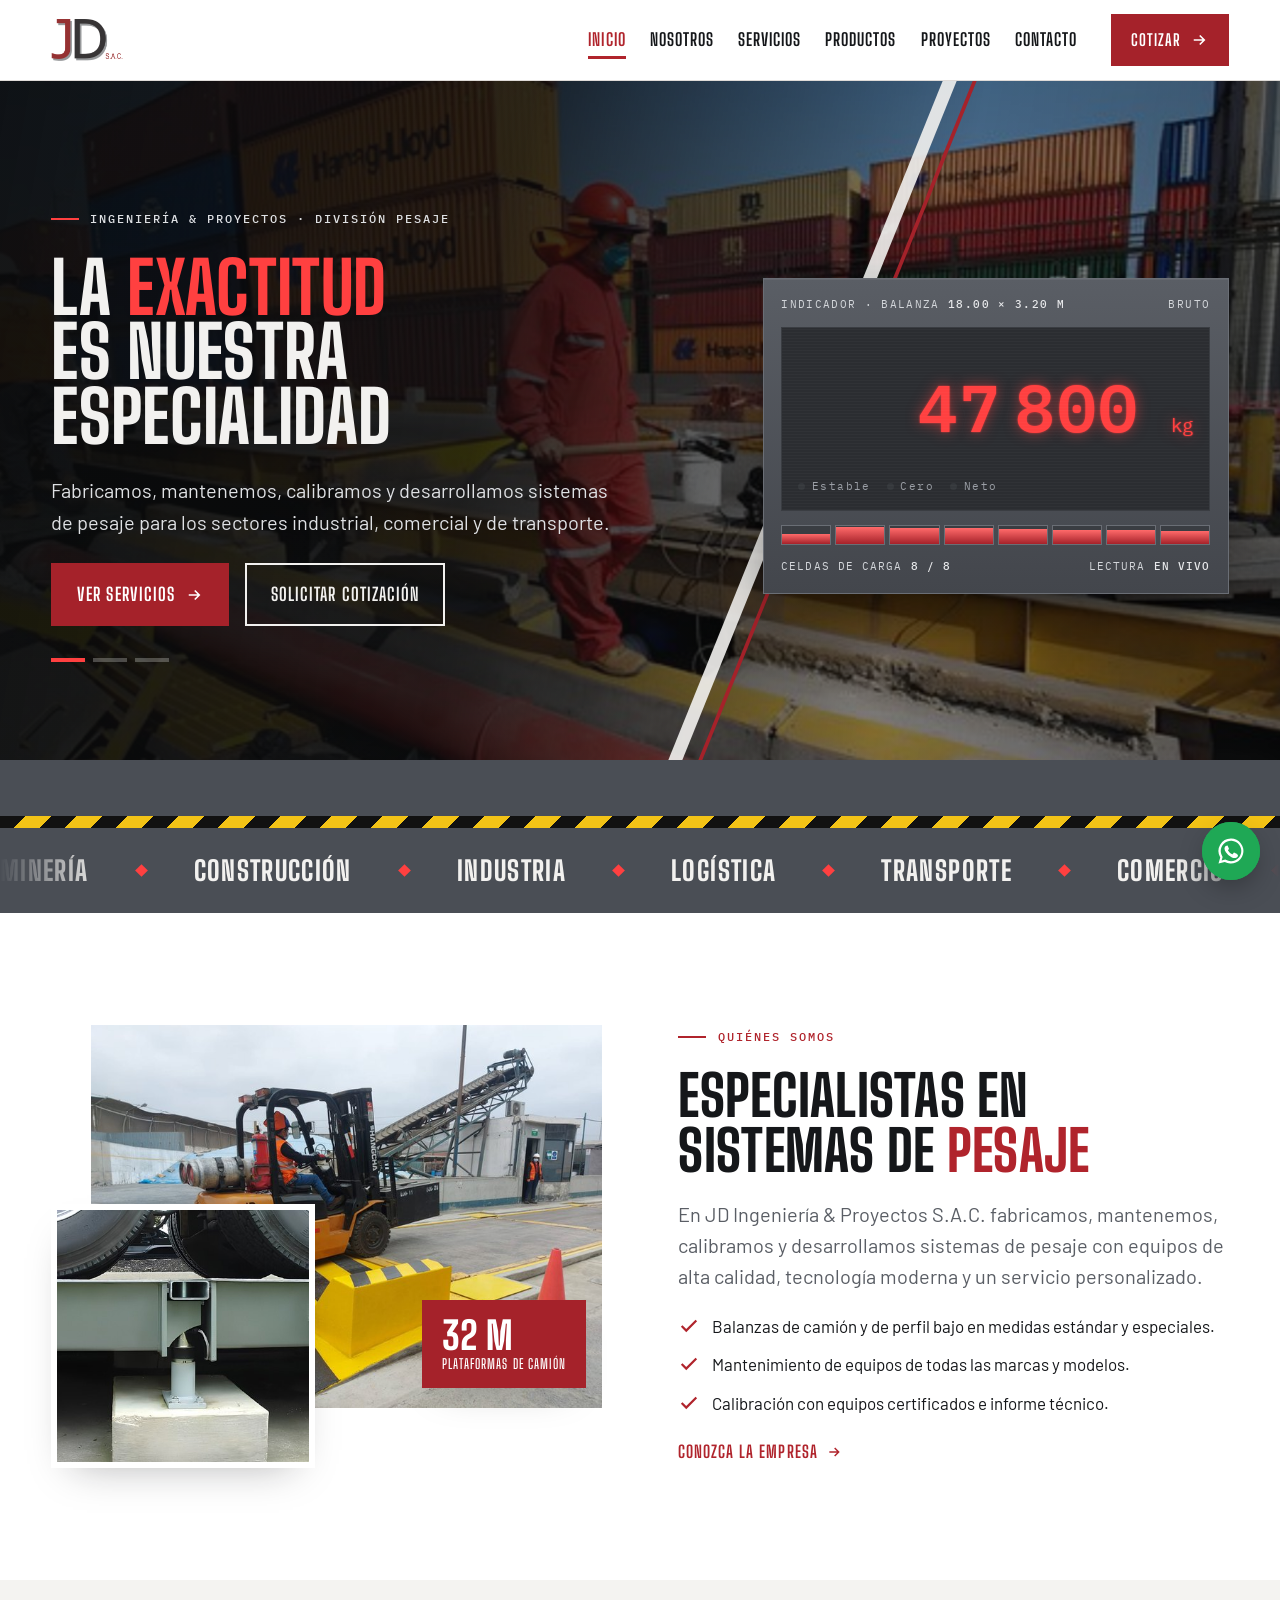
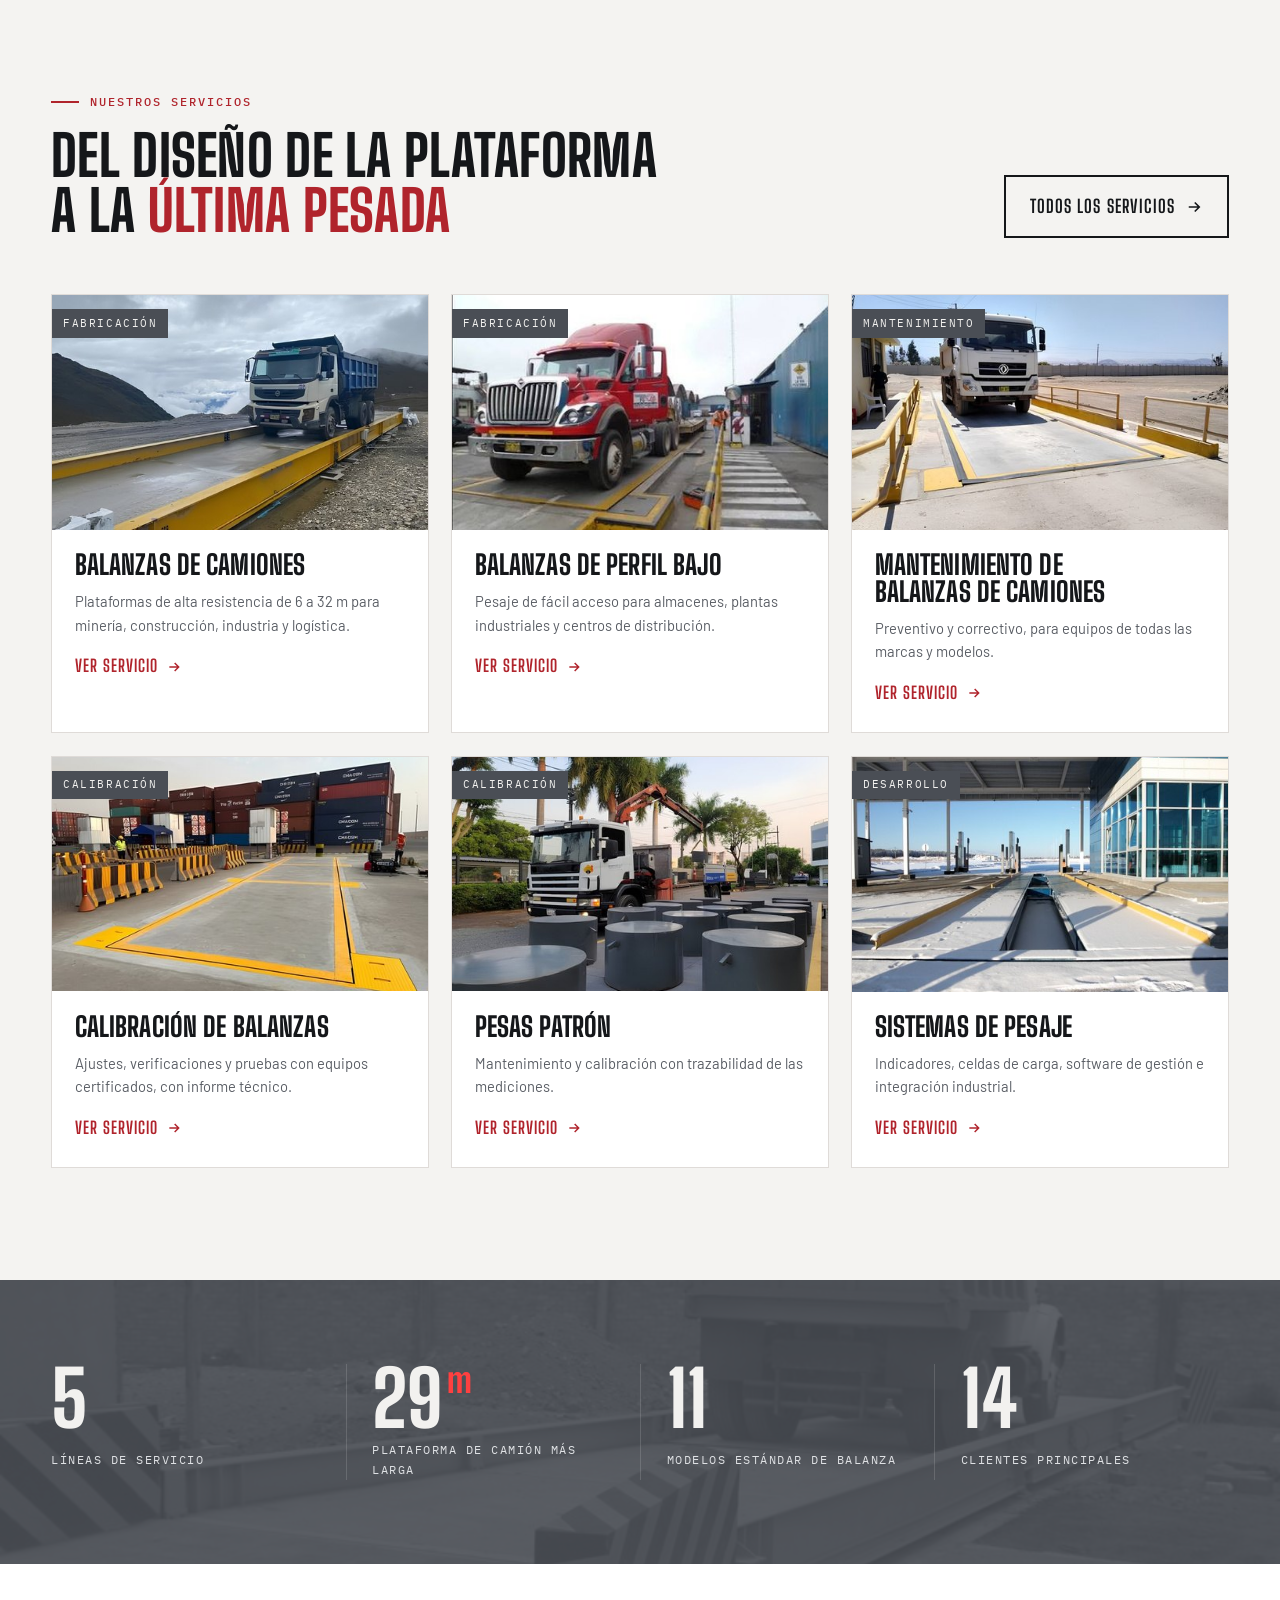
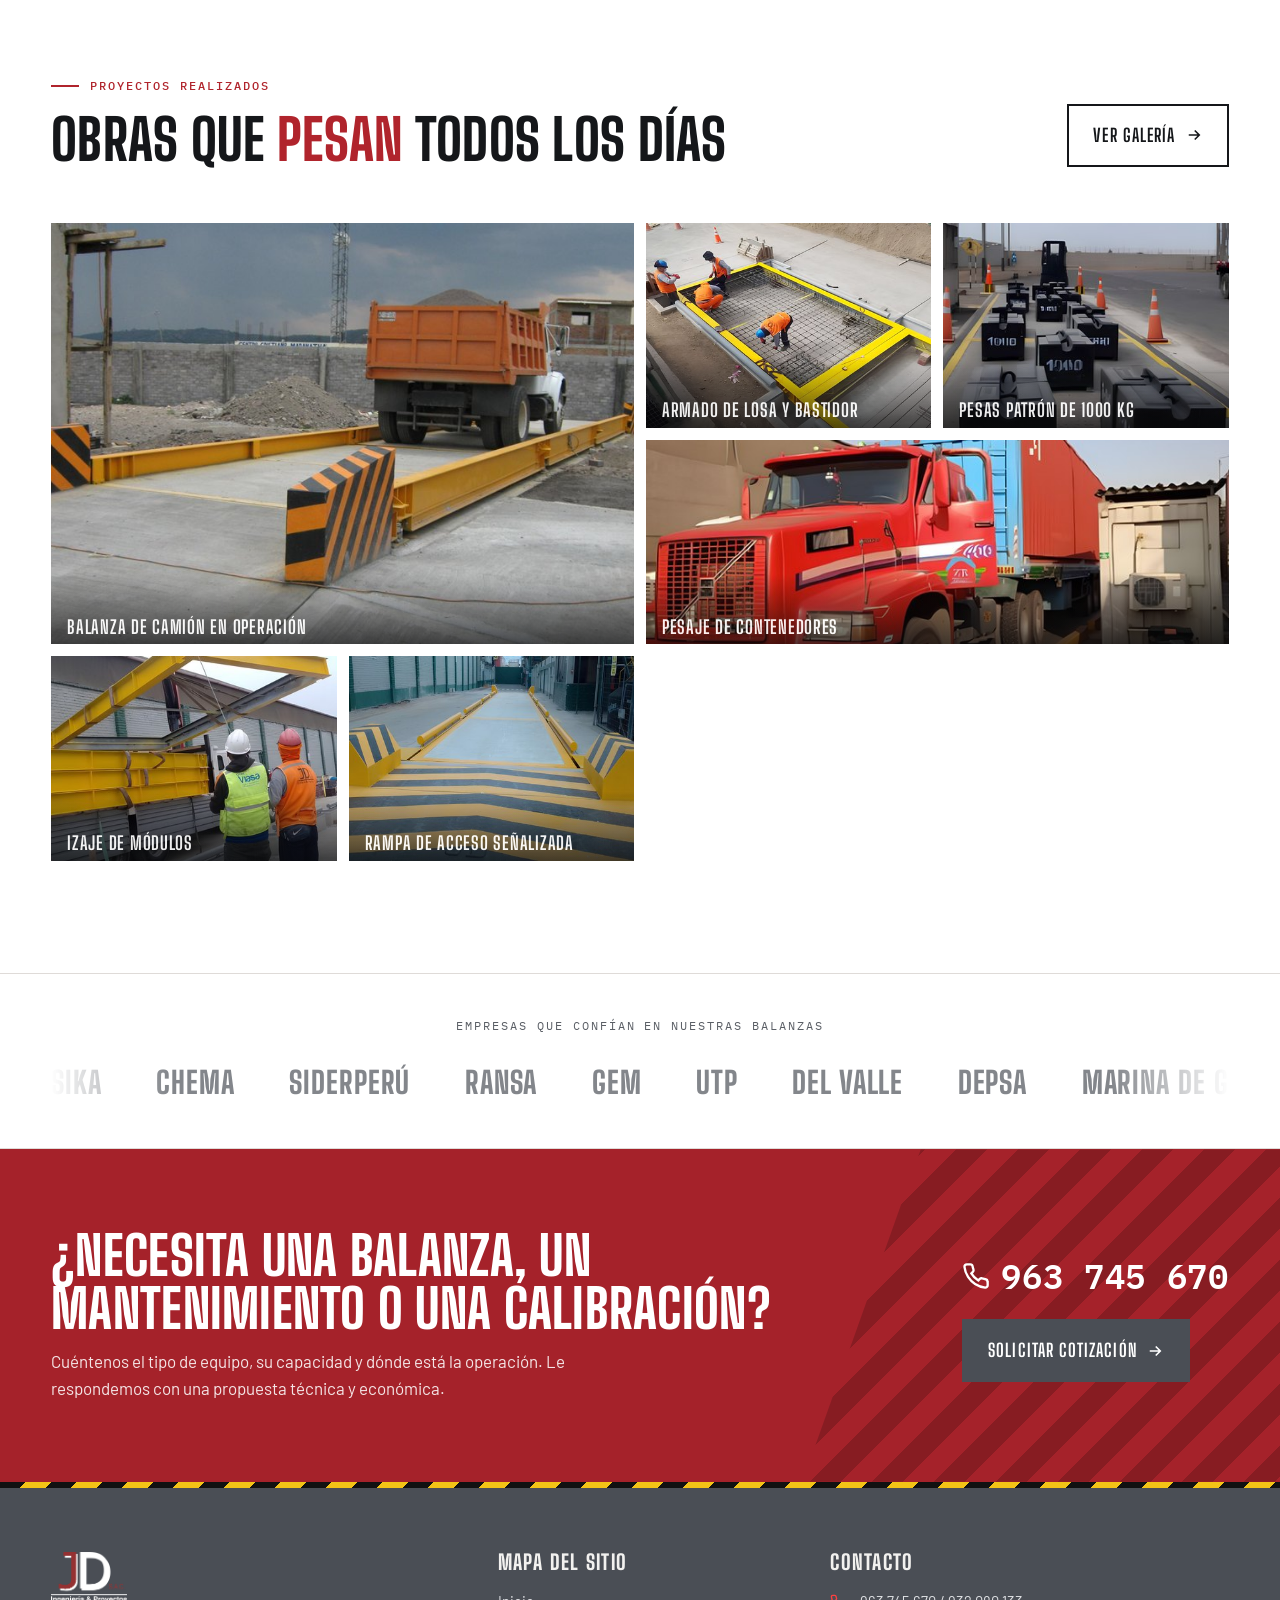
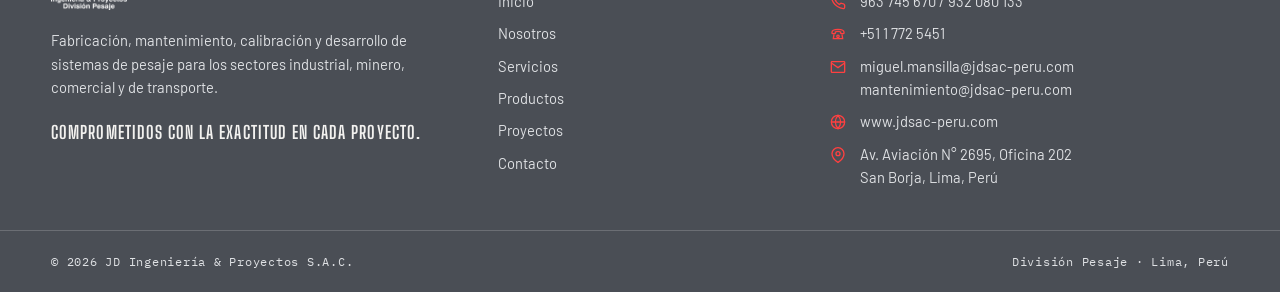
<file: index.html>
<!doctype html>
<html lang="es">
<head>
<meta charset="utf-8">
<meta name="viewport" content="width=device-width, initial-scale=1, viewport-fit=cover">
<title>JD Ingeniería &amp; Proyectos</title>
<meta name="claude:viewport-fit-sides" content="cover">
<meta name="description" content="Fabricación, mantenimiento y calibración de balanzas de camiones y sistemas de pesaje en Lima, Perú.">
<link rel="preconnect" href="https://fonts.googleapis.com"><link rel="preconnect" href="https://fonts.gstatic.com" crossorigin><link rel="stylesheet" href="https://fonts.googleapis.com/css2?family=Barlow:ital,wght@0,400;0,500;0,600;1,400&family=Big+Shoulders+Display:wght@600;700;800;900&family=IBM+Plex+Mono:wght@400;500;600&display=swap">
<link rel="stylesheet" href="assets/site.css">
</head>
<body>
<div class="progress" aria-hidden="true"></div>
<header class="header"><div class="wrap">
  <a class="brand" href="index.html" aria-label="JD Ingeniería &amp; Proyectos S.A.C. — Inicio">
    <img class="logo-l" src="img/mark.png" alt="JD S.A.C." width="282" height="165">
    <img class="logo-d" src="img/mark-white.png" alt="JD S.A.C." width="282" height="165">
    <span>Ingeniería &amp; Proyectos<small>División Pesaje</small></span>
  </a>
  <nav class="nav" aria-label="Principal"><a href="index.html" aria-current="page">Inicio</a><a href="nosotros.html">Nosotros</a><a href="servicios.html">Servicios</a><a href="productos.html">Productos</a><a href="proyectos.html">Proyectos</a><a href="contacto.html">Contacto</a></nav>
  <a class="btn" href="contacto.html">Cotizar <svg viewBox="0 0 24 24" fill="none" stroke="currentColor" stroke-width="2.2" aria-hidden="true"><path d="M5 12h14M13 6l6 6-6 6"/></svg></a>
  <button class="burger" type="button" aria-label="Abrir menú" aria-expanded="false" aria-controls="mnav"><span></span></button>
</div></header>
<nav class="mnav" id="mnav" aria-label="Menú móvil" aria-hidden="true"><a href="index.html" aria-current="page">Inicio</a><a href="nosotros.html">Nosotros</a><a href="servicios.html">Servicios</a><a href="productos.html">Productos</a><a href="proyectos.html">Proyectos</a><a href="contacto.html">Contacto</a>
  <div class="mnav-foot"><span>963 745 670 · 932 080 133</span><span>miguel.mansilla@jdsac-peru.com</span><span>Av. Aviación 2695, Of. 202 · San Borja</span></div>
</nav>
<main>
<section class="hero">
  <div class="hero-bg" aria-hidden="true"><div class="slide on" style="background-image:url(img/hero-2.jpg)"></div><div class="slide" style="background-image:url(img/hero-3.jpg)"></div><div class="slide" style="background-image:url(img/hero-1.jpg)"></div></div>
  <div class="hero-cut" aria-hidden="true"></div><div class="hero-cut b" aria-hidden="true"></div>
  <div class="wrap hero-in">
    <div class="hero-copy">
      <span class="eyebrow">Ingeniería &amp; Proyectos · División Pesaje</span>
      <h1><span class="ln"><span>La <span class="r">exactitud</span></span></span><span class="ln"><span>es nuestra</span></span><span class="ln"><span>especialidad</span></span></h1>
      <p>Fabricamos, mantenemos, calibramos y desarrollamos sistemas de pesaje para los sectores industrial, comercial y de transporte.</p>
      <div class="actions"><a class="btn" href="servicios.html">Ver servicios <svg viewBox="0 0 24 24" fill="none" stroke="currentColor" stroke-width="2.2" aria-hidden="true"><path d="M5 12h14M13 6l6 6-6 6"/></svg></a><a class="btn ghost light" href="contacto.html">Solicitar cotización</a></div>
      <div class="dots" role="group" aria-label="Cambiar imagen"><button type="button" class="on" aria-label="Imagen 1"></button><button type="button" aria-label="Imagen 2"></button><button type="button" aria-label="Imagen 3"></button></div>
    </div>
    <div class="ind" role="img" aria-label="Indicador de peso de una balanza de camión mostrando una lectura estable">
      <div class="ind-top"><span>Indicador · Balanza <b class="ind-scale">18.00 × 3.20 m</b></span><span>Bruto</span></div>
      <div class="ind-screen">
        <div class="ind-digits"><span class="val">48 260</span><span class="u">kg</span></div>
        <div class="ind-leds"><span data-led="estable" class="lit"><i></i>Estable</span><span data-led="cero"><i></i>Cero</span><span data-led="neto"><i></i>Neto</span></div>
      </div>
      <div class="ind-cells" aria-hidden="true"><i style="--h:70%"></i><i style="--h:82%"></i><i style="--h:64%"></i><i style="--h:77%"></i><i style="--h:69%"></i><i style="--h:88%"></i><i style="--h:61%"></i><i style="--h:74%"></i></div>
      <div class="ind-foot"><span>Celdas de carga <b>8 / 8</b></span><span>Lectura <b>en vivo</b></span></div>
    </div>
  </div>
</section>
<div class="band" aria-label="Sectores que atendemos"><div class="stripes" aria-hidden="true"></div><div class="band-row"><div class="band-track"><span>Minería</span><span>Construcción</span><span>Industria</span><span>Logística</span><span>Transporte</span><span>Comercio</span><span>Puertos y almacenes</span><span>Laboratorios</span></div><div class="band-track" aria-hidden="true"><span>Minería</span><span>Construcción</span><span>Industria</span><span>Logística</span><span>Transporte</span><span>Comercio</span><span>Puertos y almacenes</span><span>Laboratorios</span></div></div></div>

<section class="sec"><div class="wrap split">
  <div class="collage reveal from-l">
    <img src="img/forklift.jpg" alt="Montacargas pesando carga sobre una balanza instalada por JD" loading="lazy">
    <img class="c2" src="img/cam-celda.jpg" alt="Celda de carga bajo la plataforma de una balanza" loading="lazy">
    <div class="badge"><b>32 m</b><small>Plataformas de camión</small></div>
  </div>
  <div class="stack reveal from-r">
    <span class="eyebrow">Quiénes somos</span>
    <h2 class="h2">Especialistas en sistemas de <span class="r">pesaje</span></h2>
    <p class="lead">En JD Ingeniería &amp; Proyectos S.A.C. fabricamos, mantenemos, calibramos y desarrollamos sistemas de pesaje con equipos de alta calidad, tecnología moderna y un servicio personalizado.</p>
    <ul class="ticks">
      <li><svg viewBox="0 0 24 24" fill="none" stroke="currentColor" stroke-width="2.4" aria-hidden="true"><path d="M20 6 9 17l-5-5"/></svg><span>Balanzas de camión y de perfil bajo en medidas estándar y especiales.</span></li>
      <li><svg viewBox="0 0 24 24" fill="none" stroke="currentColor" stroke-width="2.4" aria-hidden="true"><path d="M20 6 9 17l-5-5"/></svg><span>Mantenimiento de equipos de todas las marcas y modelos.</span></li>
      <li><svg viewBox="0 0 24 24" fill="none" stroke="currentColor" stroke-width="2.4" aria-hidden="true"><path d="M20 6 9 17l-5-5"/></svg><span>Calibración con equipos certificados e informe técnico.</span></li>
    </ul>
    <div><a class="link-arrow" href="nosotros.html">Conozca la empresa <svg viewBox="0 0 24 24" fill="none" stroke="currentColor" stroke-width="2.2" aria-hidden="true"><path d="M5 12h14M13 6l6 6-6 6"/></svg></a></div>
  </div>
</div></section>

<section class="sec alt"><div class="wrap">
  <div class="sec-head split">
    <div class="stack" style="gap:1rem"><span class="eyebrow">Nuestros servicios</span><h2 class="h2">Del diseño de la plataforma a la <span class="r">última pesada</span></h2></div>
    <a class="btn ghost" href="servicios.html">Todos los servicios <svg viewBox="0 0 24 24" fill="none" stroke="currentColor" stroke-width="2.2" aria-hidden="true"><path d="M5 12h14M13 6l6 6-6 6"/></svg></a>
  </div>
  <div class="cards"><a class="card reveal" style="--d:0.00s" href="servicios.html#fabricacion-camiones">
  <div class="card-img"><img src="img/cam-mina.jpg" alt="Balanzas de camiones" loading="lazy"><span class="card-tag">Fabricación</span></div>
  <div class="card-body"><h3>Balanzas de camiones</h3><p>Plataformas de alta resistencia de 6 a 32 m para minería, construcción, industria y logística.</p><span class="link-arrow">Ver servicio <svg viewBox="0 0 24 24" fill="none" stroke="currentColor" stroke-width="2.2" aria-hidden="true"><path d="M5 12h14M13 6l6 6-6 6"/></svg></span></div></a><a class="card reveal" style="--d:0.08s" href="servicios.html#perfil-bajo">
  <div class="card-img"><img src="img/pb-camion.jpg" alt="Balanzas de perfil bajo" loading="lazy"><span class="card-tag">Fabricación</span></div>
  <div class="card-body"><h3>Balanzas de perfil bajo</h3><p>Pesaje de fácil acceso para almacenes, plantas industriales y centros de distribución.</p><span class="link-arrow">Ver servicio <svg viewBox="0 0 24 24" fill="none" stroke="currentColor" stroke-width="2.2" aria-hidden="true"><path d="M5 12h14M13 6l6 6-6 6"/></svg></span></div></a><a class="card reveal" style="--d:0.16s" href="servicios.html#mantenimiento">
  <div class="card-img"><img src="img/mant-1.jpg" alt="Mantenimiento de balanzas de camiones" loading="lazy"><span class="card-tag">Mantenimiento</span></div>
  <div class="card-body"><h3>Mantenimiento de balanzas de camiones</h3><p>Preventivo y correctivo, para equipos de todas las marcas y modelos.</p><span class="link-arrow">Ver servicio <svg viewBox="0 0 24 24" fill="none" stroke="currentColor" stroke-width="2.2" aria-hidden="true"><path d="M5 12h14M13 6l6 6-6 6"/></svg></span></div></a><a class="card reveal" style="--d:0.00s" href="servicios.html#calibracion">
  <div class="card-img"><img src="img/cal-contenedores.jpg" alt="Calibración de balanzas" loading="lazy"><span class="card-tag">Calibración</span></div>
  <div class="card-body"><h3>Calibración de balanzas</h3><p>Ajustes, verificaciones y pruebas con equipos certificados, con informe técnico.</p><span class="link-arrow">Ver servicio <svg viewBox="0 0 24 24" fill="none" stroke="currentColor" stroke-width="2.2" aria-hidden="true"><path d="M5 12h14M13 6l6 6-6 6"/></svg></span></div></a><a class="card reveal" style="--d:0.08s" href="servicios.html#pesas-patron">
  <div class="card-img"><img src="img/pesas-2.jpg" alt="Pesas patrón" loading="lazy"><span class="card-tag">Calibración</span></div>
  <div class="card-body"><h3>Pesas patrón</h3><p>Mantenimiento y calibración con trazabilidad de las mediciones.</p><span class="link-arrow">Ver servicio <svg viewBox="0 0 24 24" fill="none" stroke="currentColor" stroke-width="2.2" aria-hidden="true"><path d="M5 12h14M13 6l6 6-6 6"/></svg></span></div></a><a class="card reveal" style="--d:0.16s" href="servicios.html#sistemas">
  <div class="card-img"><img src="img/sis-1.jpg" alt="Sistemas de pesaje" loading="lazy"><span class="card-tag">Desarrollo</span></div>
  <div class="card-body"><h3>Sistemas de pesaje</h3><p>Indicadores, celdas de carga, software de gestión e integración industrial.</p><span class="link-arrow">Ver servicio <svg viewBox="0 0 24 24" fill="none" stroke="currentColor" stroke-width="2.2" aria-hidden="true"><path d="M5 12h14M13 6l6 6-6 6"/></svg></span></div></a></div>
</div></section>

<section class="stats" aria-label="JD en cifras"><div class="wrap">
  <div class="stat reveal"><b data-count="6">6</b><span>Líneas de servicio</span></div>
  <div class="stat reveal" style="--d:.08s"><b><span data-count="32">32</span><sup>m</sup></b><span>Plataforma de camión más larga</span></div>
  <div class="stat reveal" style="--d:.16s"><b data-count="12">12</b><span>Modelos estándar de balanza</span></div>
  <div class="stat reveal" style="--d:.24s"><b data-count="15">15</b><span>Clientes principales</span></div>
</div></section>

<section class="sec"><div class="wrap">
  <div class="sec-head split">
    <div class="stack" style="gap:1rem"><span class="eyebrow">Proyectos realizados</span><h2 class="h2">Obras que <span class="r">pesan</span> todos los días</h2></div>
    <a class="btn ghost" href="proyectos.html">Ver galería <svg viewBox="0 0 24 24" fill="none" stroke="currentColor" stroke-width="2.2" aria-hidden="true"><path d="M5 12h14M13 6l6 6-6 6"/></svg></a>
  </div>
  <div class="mosaic"><a class="reveal zoom" style="--d:0.00s" href="proyectos.html"><img src="img/hero-3.jpg" alt="Balanza de camión en operación" loading="lazy"><span class="cap">Balanza de camión en operación</span></a><a class="reveal zoom" style="--d:0.06s" href="proyectos.html"><img src="img/p-armado.jpg" alt="Armado de losa y bastidor" loading="lazy"><span class="cap">Armado de losa y bastidor</span></a><a class="reveal zoom" style="--d:0.12s" href="proyectos.html"><img src="img/p-pesas.jpg" alt="Pesas patrón de 1000 kg" loading="lazy"><span class="cap">Pesas patrón de 1000 kg</span></a><a class="reveal zoom" style="--d:0.18s" href="proyectos.html"><img src="img/p-volvo.jpg" alt="Pesaje de contenedores" loading="lazy"><span class="cap">Pesaje de contenedores</span></a><a class="reveal zoom" style="--d:0.24s" href="proyectos.html"><img src="img/p-izaje.jpg" alt="Izaje de módulos" loading="lazy"><span class="cap">Izaje de módulos</span></a><a class="reveal zoom" style="--d:0.30s" href="proyectos.html"><img src="img/p-rampa.jpg" alt="Rampa de acceso señalizada" loading="lazy"><span class="cap">Rampa de acceso señalizada</span></a></div>
</div></section>
<section class="clients" aria-label="Principales clientes"><div class="wrap">
  <p class="lbl">Empresas que confían en nuestras balanzas</p>
  <div class="mq"><div class="mq-track"><span>Sika</span><span>Chema</span><span>Siderperú</span><span>Ransa</span><span>GEM</span><span>UTP</span><span>Del Valle</span><span>Depsa</span><span>Marina de Guerra</span><span>Limones Piuranos</span><span>ZED Paita</span><span>Alma Perú</span><span>SLA</span><span>SAASA</span><span>Torre Blanca</span></div><div class="mq-track" aria-hidden="true"><span>Sika</span><span>Chema</span><span>Siderperú</span><span>Ransa</span><span>GEM</span><span>UTP</span><span>Del Valle</span><span>Depsa</span><span>Marina de Guerra</span><span>Limones Piuranos</span><span>ZED Paita</span><span>Alma Perú</span><span>SLA</span><span>SAASA</span><span>Torre Blanca</span></div></div>
</div></section>
<section class="cta"><div class="wrap">
  <div class="reveal from-l"><h2>¿Necesita una balanza, un mantenimiento o una calibración?</h2><p>Cuéntenos el tipo de equipo, su capacidad y dónde está la operación. Le respondemos con una propuesta técnica y económica.</p></div>
  <div class="cta-side reveal from-r" style="--d:.1s">
    <a class="cta-phone" href="tel:+51963745670"><svg viewBox="0 0 24 24" fill="none" stroke="currentColor" stroke-width="2" aria-hidden="true"><path d="M22 16.9v3a2 2 0 0 1-2.2 2 19.8 19.8 0 0 1-8.6-3.1 19.5 19.5 0 0 1-6-6A19.8 19.8 0 0 1 2.1 4.2 2 2 0 0 1 4.1 2h3a2 2 0 0 1 2 1.7c.1.9.4 1.8.7 2.7a2 2 0 0 1-.5 2.1L8 9.8a16 16 0 0 0 6 6l1.3-1.3a2 2 0 0 1 2.1-.4c.9.3 1.8.6 2.7.7a2 2 0 0 1 1.7 2z"/></svg>963 745 670</a>
    <a class="btn" href="contacto.html">Solicitar cotización <svg viewBox="0 0 24 24" fill="none" stroke="currentColor" stroke-width="2.2" aria-hidden="true"><path d="M5 12h14M13 6l6 6-6 6"/></svg></a>
  </div>
</div></section>
</main>
<footer class="footer">
<div class="stripes" aria-hidden="true"></div>
<div class="wrap">
  <div>
    <img src="img/logo-white.png" alt="JD Ingeniería &amp; Proyectos S.A.C. — División Pesaje" width="320" height="246">
    <p>Fabricación, mantenimiento, calibración y desarrollo de sistemas de pesaje para los sectores industrial, minero, comercial y de transporte.</p>
    <p class="slogan">Comprometidos con la exactitud en cada proyecto.</p>
  </div>
  <div>
    <h4>Mapa del sitio</h4>
    <ul><li><a href="index.html">Inicio</a></li><li><a href="nosotros.html">Nosotros</a></li><li><a href="servicios.html">Servicios</a></li><li><a href="productos.html">Productos</a></li><li><a href="proyectos.html">Proyectos</a></li><li><a href="contacto.html">Contacto</a></li></ul>
  </div>
  <div>
    <h4>Contacto</h4>
    <ul class="ci">
      <li><svg viewBox="0 0 24 24" fill="none" stroke="currentColor" stroke-width="2" aria-hidden="true"><path d="M22 16.9v3a2 2 0 0 1-2.2 2 19.8 19.8 0 0 1-8.6-3.1 19.5 19.5 0 0 1-6-6A19.8 19.8 0 0 1 2.1 4.2 2 2 0 0 1 4.1 2h3a2 2 0 0 1 2 1.7c.1.9.4 1.8.7 2.7a2 2 0 0 1-.5 2.1L8 9.8a16 16 0 0 0 6 6l1.3-1.3a2 2 0 0 1 2.1-.4c.9.3 1.8.6 2.7.7a2 2 0 0 1 1.7 2z"/></svg><span><a href="tel:+51963745670">963 745 670</a> / <a href="tel:+51932080133">932 080 133</a></span></li>
      <li><svg viewBox="0 0 24 24" fill="none" stroke="currentColor" stroke-width="2" aria-hidden="true"><path d="M3 9.5C3 6.5 7 5 12 5s9 1.5 9 4.5v1a1 1 0 0 1-1 1h-3a1 1 0 0 1-1-1V9c-1-.6-2.5-.9-4-.9S9 8.4 8 9v1.5a1 1 0 0 1-1 1H4a1 1 0 0 1-1-1z"/><path d="M6 12.5 5 19h14l-1-6.5"/><circle cx="12" cy="15.5" r="1.8"/></svg><span><a href="tel:+5117725451">+51 1 772 5451</a></span></li>
      <li><svg viewBox="0 0 24 24" fill="none" stroke="currentColor" stroke-width="2" aria-hidden="true"><rect x="2" y="4" width="20" height="16" rx="1"/><path d="m22 6-10 7L2 6"/></svg><span><a href="mailto:miguel.mansilla@jdsac-peru.com">miguel.mansilla@jdsac-peru.com</a><br><a href="mailto:mantenimiento@jdsac-peru.com">mantenimiento@jdsac-peru.com</a></span></li>
      <li><svg viewBox="0 0 24 24" fill="none" stroke="currentColor" stroke-width="2" aria-hidden="true"><circle cx="12" cy="12" r="10"/><path d="M2 12h20M12 2a15.3 15.3 0 0 1 4 10 15.3 15.3 0 0 1-4 10 15.3 15.3 0 0 1-4-10 15.3 15.3 0 0 1 4-10z"/></svg><a href="https://www.jdsac-peru.com" target="_blank" rel="noopener">www.jdsac-peru.com</a></li>
      <li><svg viewBox="0 0 24 24" fill="none" stroke="currentColor" stroke-width="2" aria-hidden="true"><path d="M21 10c0 7-9 13-9 13S3 17 3 10a9 9 0 0 1 18 0z"/><circle cx="12" cy="10" r="3"/></svg><span>Av. Aviación N° 2695, Oficina 202<br>San Borja, Lima, Perú</span></li>
    </ul>
  </div>
</div>
<div class="foot-bottom"><div class="wrap"><span>© 2026 JD Ingeniería &amp; Proyectos S.A.C.</span><span>División Pesaje · Lima, Perú</span></div></div>
</footer>
<a class="wa" href="https://wa.me/51963745670?text=Hola%20JD%20Ingenier%C3%ADa%20%26%20Proyectos%2C%20quisiera%20informaci%C3%B3n." target="_blank" rel="noopener" aria-label="Escribir por WhatsApp al 963 745 670"><svg viewBox="0 0 24 24" fill="currentColor" aria-hidden="true"><path d="M12 2a10 10 0 0 0-8.6 15.1L2 22l5-1.3A10 10 0 1 0 12 2zm0 18.2a8.2 8.2 0 0 1-4.2-1.2l-.3-.2-3 .8.8-2.9-.2-.3A8.2 8.2 0 1 1 12 20.2zm4.5-6.1c-.2-.1-1.5-.7-1.7-.8s-.4-.1-.6.1-.7.8-.8 1-.3.2-.5.1a6.7 6.7 0 0 1-3.3-2.9c-.3-.4.3-.4.7-1.3.1-.2 0-.3 0-.4l-.8-1.8c-.2-.5-.4-.4-.6-.4h-.5a1 1 0 0 0-.7.3 3 3 0 0 0-.9 2.2 5.2 5.2 0 0 0 1.1 2.7 11.8 11.8 0 0 0 4.5 4c1.7.7 2.3.8 3.2.6a2.7 2.7 0 0 0 1.8-1.2 2.2 2.2 0 0 0 .1-1.3c0-.1-.2-.2-.5-.3z"/></svg></a>
<script src="assets/site.js"></script>
</body>
</html>
</file>
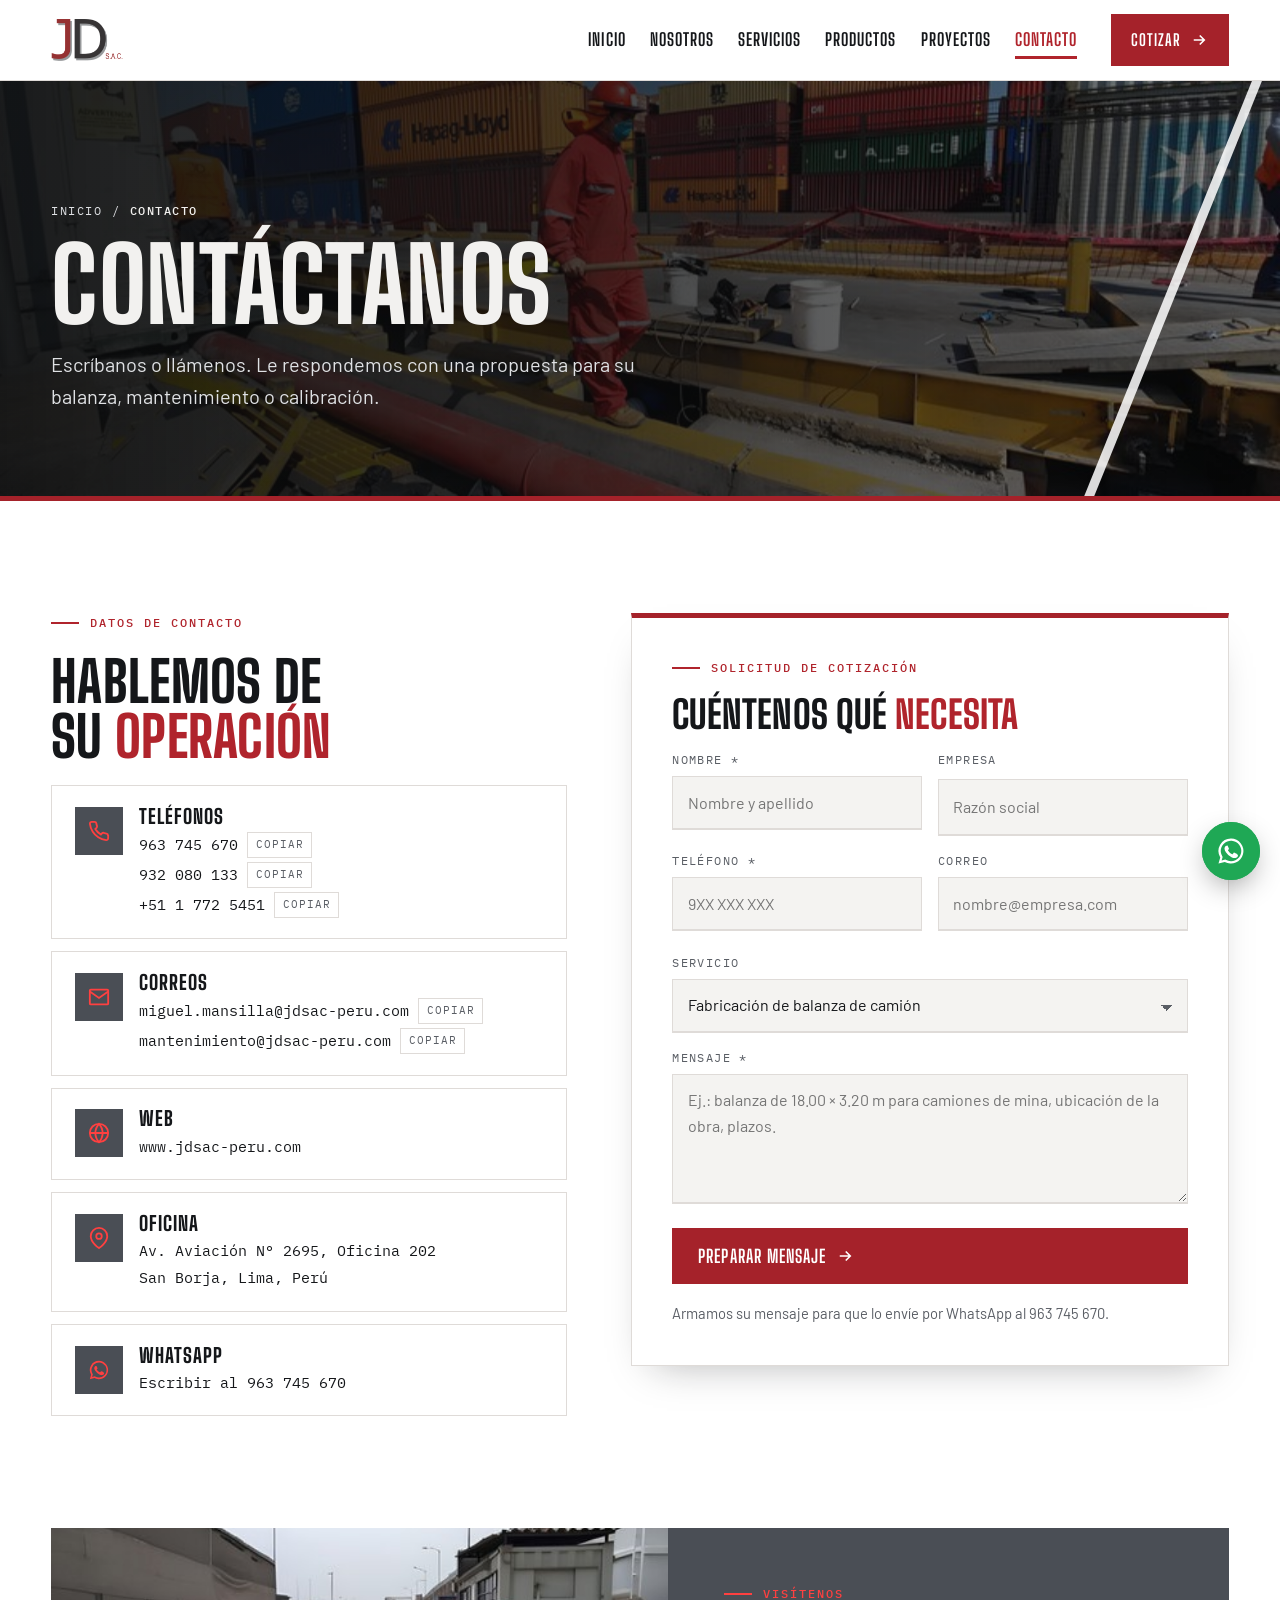
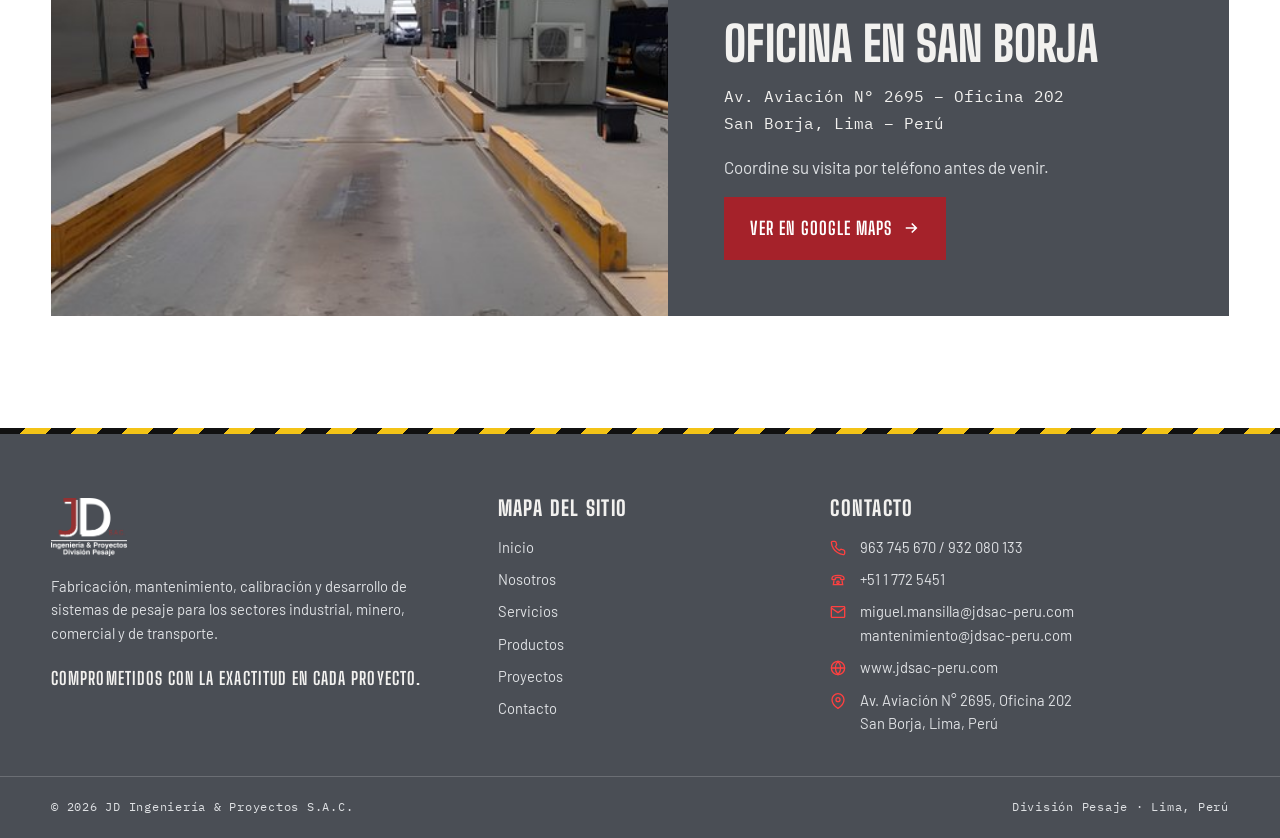
<file: contacto.html>
<!doctype html>
<html lang="es">
<head>
<meta charset="utf-8">
<meta name="viewport" content="width=device-width, initial-scale=1, viewport-fit=cover">
<title>Contacto · JD Ingeniería &amp; Proyectos</title>
<meta name="claude:viewport-fit-sides" content="cover">
<meta name="description" content="Teléfonos, correos y oficina de JD Ingeniería & Proyectos S.A.C. en San Borja, Lima.">
<link rel="preconnect" href="https://fonts.googleapis.com"><link rel="preconnect" href="https://fonts.gstatic.com" crossorigin><link rel="stylesheet" href="https://fonts.googleapis.com/css2?family=Barlow:ital,wght@0,400;0,500;0,600;1,400&family=Big+Shoulders+Display:wght@600;700;800;900&family=IBM+Plex+Mono:wght@400;500;600&display=swap">
<link rel="stylesheet" href="assets/site.css">
</head>
<body>
<div class="progress" aria-hidden="true"></div>
<header class="header"><div class="wrap">
  <a class="brand" href="index.html" aria-label="JD Ingeniería &amp; Proyectos S.A.C. — Inicio">
    <img class="logo-l" src="img/mark.png" alt="JD S.A.C." width="282" height="165">
    <img class="logo-d" src="img/mark-white.png" alt="JD S.A.C." width="282" height="165">
    <span>Ingeniería &amp; Proyectos<small>División Pesaje</small></span>
  </a>
  <nav class="nav" aria-label="Principal"><a href="index.html">Inicio</a><a href="nosotros.html">Nosotros</a><a href="servicios.html">Servicios</a><a href="productos.html">Productos</a><a href="proyectos.html">Proyectos</a><a href="contacto.html" aria-current="page">Contacto</a></nav>
  <a class="btn" href="contacto.html">Cotizar <svg viewBox="0 0 24 24" fill="none" stroke="currentColor" stroke-width="2.2" aria-hidden="true"><path d="M5 12h14M13 6l6 6-6 6"/></svg></a>
  <button class="burger" type="button" aria-label="Abrir menú" aria-expanded="false" aria-controls="mnav"><span></span></button>
</div></header>
<nav class="mnav" id="mnav" aria-label="Menú móvil" aria-hidden="true"><a href="index.html">Inicio</a><a href="nosotros.html">Nosotros</a><a href="servicios.html">Servicios</a><a href="productos.html">Productos</a><a href="proyectos.html">Proyectos</a><a href="contacto.html" aria-current="page">Contacto</a>
  <div class="mnav-foot"><span>963 745 670 · 932 080 133</span><span>miguel.mansilla@jdsac-peru.com</span><span>Av. Aviación 2695, Of. 202 · San Borja</span></div>
</nav>
<main>
<section class="ph"><div class="ph-bg" data-parallax style="background-image:url(img/hero-2.jpg)"></div><div class="wrap">
  <div class="crumbs"><a href="index.html">Inicio</a><span>/</span><b>Contacto</b></div>
  <h1><span>Contáctanos</span> </h1>
  <p>Escríbanos o llámenos. Le respondemos con una propuesta para su balanza, mantenimiento o calibración.</p>
</div></section>
<section class="sec"><div class="wrap contact">
  <div class="stack">
    <span class="eyebrow reveal">Datos de contacto</span>
    <h2 class="h2 reveal">Hablemos de su <span class="r">operación</span></h2>
    <div class="cinfo">
      <div class="ccard reveal from-l"><div class="ic"><svg viewBox="0 0 24 24" fill="none" stroke="currentColor" stroke-width="2" aria-hidden="true"><path d="M22 16.9v3a2 2 0 0 1-2.2 2 19.8 19.8 0 0 1-8.6-3.1 19.5 19.5 0 0 1-6-6A19.8 19.8 0 0 1 2.1 4.2 2 2 0 0 1 4.1 2h3a2 2 0 0 1 2 1.7c.1.9.4 1.8.7 2.7a2 2 0 0 1-.5 2.1L8 9.8a16 16 0 0 0 6 6l1.3-1.3a2 2 0 0 1 2.1-.4c.9.3 1.8.6 2.7.7a2 2 0 0 1 1.7 2z"/></svg></div><div><h3>Teléfonos</h3>
        <div class="row"><a href="tel:+51963745670">963 745 670</a><button type="button" class="copy" data-copy="963745670">Copiar</button></div>
        <div class="row"><a href="tel:+51932080133">932 080 133</a><button type="button" class="copy" data-copy="932080133">Copiar</button></div>
        <div class="row"><a href="tel:+5117725451">+51 1 772 5451</a><button type="button" class="copy" data-copy="+51 1 772 5451">Copiar</button></div></div></div>
      <div class="ccard reveal from-l" style="--d:.06s"><div class="ic"><svg viewBox="0 0 24 24" fill="none" stroke="currentColor" stroke-width="2" aria-hidden="true"><rect x="2" y="4" width="20" height="16" rx="1"/><path d="m22 6-10 7L2 6"/></svg></div><div><h3>Correos</h3>
        <div class="row"><a href="mailto:miguel.mansilla@jdsac-peru.com">miguel.mansilla@jdsac-peru.com</a><button type="button" class="copy" data-copy="miguel.mansilla@jdsac-peru.com">Copiar</button></div>
        <div class="row"><a href="mailto:mantenimiento@jdsac-peru.com">mantenimiento@jdsac-peru.com</a><button type="button" class="copy" data-copy="mantenimiento@jdsac-peru.com">Copiar</button></div></div></div>
      <div class="ccard reveal from-l" style="--d:.12s"><div class="ic"><svg viewBox="0 0 24 24" fill="none" stroke="currentColor" stroke-width="2" aria-hidden="true"><circle cx="12" cy="12" r="10"/><path d="M2 12h20M12 2a15.3 15.3 0 0 1 4 10 15.3 15.3 0 0 1-4 10 15.3 15.3 0 0 1-4-10 15.3 15.3 0 0 1 4-10z"/></svg></div><div><h3>Web</h3><div class="row"><a href="https://www.jdsac-peru.com" target="_blank" rel="noopener">www.jdsac-peru.com</a></div></div></div>
      <div class="ccard reveal from-l" style="--d:.18s"><div class="ic"><svg viewBox="0 0 24 24" fill="none" stroke="currentColor" stroke-width="2" aria-hidden="true"><path d="M21 10c0 7-9 13-9 13S3 17 3 10a9 9 0 0 1 18 0z"/><circle cx="12" cy="10" r="3"/></svg></div><div><h3>Oficina</h3><div class="row">Av. Aviación N° 2695, Oficina 202</div><div class="row">San Borja, Lima, Perú</div></div></div>
      <div class="ccard reveal from-l" style="--d:.24s"><div class="ic"><svg viewBox="0 0 24 24" fill="currentColor" aria-hidden="true"><path d="M12 2a10 10 0 0 0-8.6 15.1L2 22l5-1.3A10 10 0 1 0 12 2zm0 18.2a8.2 8.2 0 0 1-4.2-1.2l-.3-.2-3 .8.8-2.9-.2-.3A8.2 8.2 0 1 1 12 20.2zm4.5-6.1c-.2-.1-1.5-.7-1.7-.8s-.4-.1-.6.1-.7.8-.8 1-.3.2-.5.1a6.7 6.7 0 0 1-3.3-2.9c-.3-.4.3-.4.7-1.3.1-.2 0-.3 0-.4l-.8-1.8c-.2-.5-.4-.4-.6-.4h-.5a1 1 0 0 0-.7.3 3 3 0 0 0-.9 2.2 5.2 5.2 0 0 0 1.1 2.7 11.8 11.8 0 0 0 4.5 4c1.7.7 2.3.8 3.2.6a2.7 2.7 0 0 0 1.8-1.2 2.2 2.2 0 0 0 .1-1.3c0-.1-.2-.2-.5-.3z"/></svg></div><div><h3>WhatsApp</h3><div class="row"><a href="https://wa.me/51963745670" target="_blank" rel="noopener">Escribir al 963 745 670</a></div></div></div>
    </div>
  </div>
  <form class="form reveal from-r" id="cform" novalidate>
    <span class="eyebrow">Solicitud de cotización</span>
    <h2>Cuéntenos qué <span class="r">necesita</span></h2>
    <div class="fgrid">
      <div class="field"><label for="nombre">Nombre *</label><input id="nombre" name="nombre" autocomplete="name" placeholder="Nombre y apellido"><span class="msg" aria-live="polite"></span></div>
      <div class="field"><label for="empresa">Empresa</label><input id="empresa" name="empresa" autocomplete="organization" placeholder="Razón social"></div>
      <div class="field"><label for="telefono">Teléfono *</label><input id="telefono" name="telefono" type="tel" autocomplete="tel" placeholder="9XX XXX XXX"><span class="msg" aria-live="polite"></span></div>
      <div class="field"><label for="correo">Correo</label><input id="correo" name="correo" type="email" autocomplete="email" placeholder="nombre@empresa.com"><span class="msg" aria-live="polite"></span></div>
      <div class="field full"><label for="servicio">Servicio</label><select id="servicio" name="servicio"><option>Fabricación de balanza de camión</option><option>Fabricación de balanza de perfil bajo</option><option>Mantenimiento de balanza de camión</option><option>Calibración de balanzas</option><option>Pesas patrón</option><option>Desarrollo de sistema de pesaje</option><option>Compra de indicador o celda de carga</option><option>Otro</option></select></div>
      <div class="field full"><label for="mensaje">Mensaje *</label><textarea id="mensaje" name="mensaje" placeholder="Ej.: balanza de 18.00 × 3.20 m para camiones de mina, ubicación de la obra, plazos."></textarea><span class="msg" aria-live="polite"></span></div>
    </div>
    <button class="btn" type="submit">Preparar mensaje <svg viewBox="0 0 24 24" fill="none" stroke="currentColor" stroke-width="2.2" aria-hidden="true"><path d="M5 12h14M13 6l6 6-6 6"/></svg></button>
    <p class="form-note">Armamos su mensaje para que lo envíe por WhatsApp al 963 745 670.</p>
    <div class="result" id="cresult" hidden>
      <h3>Su mensaje está listo</h3>
      <p class="form-note">Ábralo en WhatsApp y presione enviar. Si prefiere correo, cópielo y envíelo a miguel.mansilla@jdsac-peru.com.</p>
      <pre id="msg-preview" style="white-space:pre-wrap;font-family:var(--mono);font-size:.8rem;margin:0;color:var(--muted)"></pre>
      <div class="acts"><a class="btn wa-btn" id="wa-link" href="https://wa.me/51963745670" target="_blank" rel="noopener">Abrir WhatsApp <svg viewBox="0 0 24 24" fill="none" stroke="currentColor" stroke-width="2.2" aria-hidden="true"><path d="M5 12h14M13 6l6 6-6 6"/></svg></a><button type="button" class="btn ghost" id="copy-msg" data-copy="">Copiar mensaje</button></div>
    </div>
  </form>
</div></section>
<section class="sec alt" style="padding-top:0;background:transparent"><div class="wrap">
  <div class="visit reveal zoom">
    <div class="visit-img"><img src="img/p-via.jpg" alt="Balanza de camión instalada por JD" loading="lazy"></div>
    <div class="visit-txt">
      <span class="eyebrow" style="color:var(--led)">Visítenos</span>
      <h2>Oficina en San Borja</h2>
      <address>Av. Aviación N° 2695 – Oficina 202<br>San Borja, Lima – Perú</address>
      <p>Coordine su visita por teléfono antes de venir.</p>
      <div><a class="btn" href="https://www.google.com/maps/search/?api=1&amp;query=Av.+Aviaci%C3%B3n+2695+San+Borja+Lima+Peru" target="_blank" rel="noopener">Ver en Google Maps <svg viewBox="0 0 24 24" fill="none" stroke="currentColor" stroke-width="2.2" aria-hidden="true"><path d="M5 12h14M13 6l6 6-6 6"/></svg></a></div>
    </div>
  </div>
</div></section>
</main>
<footer class="footer">
<div class="stripes" aria-hidden="true"></div>
<div class="wrap">
  <div>
    <img src="img/logo-white.png" alt="JD Ingeniería &amp; Proyectos S.A.C. — División Pesaje" width="320" height="246">
    <p>Fabricación, mantenimiento, calibración y desarrollo de sistemas de pesaje para los sectores industrial, minero, comercial y de transporte.</p>
    <p class="slogan">Comprometidos con la exactitud en cada proyecto.</p>
  </div>
  <div>
    <h4>Mapa del sitio</h4>
    <ul><li><a href="index.html">Inicio</a></li><li><a href="nosotros.html">Nosotros</a></li><li><a href="servicios.html">Servicios</a></li><li><a href="productos.html">Productos</a></li><li><a href="proyectos.html">Proyectos</a></li><li><a href="contacto.html">Contacto</a></li></ul>
  </div>
  <div>
    <h4>Contacto</h4>
    <ul class="ci">
      <li><svg viewBox="0 0 24 24" fill="none" stroke="currentColor" stroke-width="2" aria-hidden="true"><path d="M22 16.9v3a2 2 0 0 1-2.2 2 19.8 19.8 0 0 1-8.6-3.1 19.5 19.5 0 0 1-6-6A19.8 19.8 0 0 1 2.1 4.2 2 2 0 0 1 4.1 2h3a2 2 0 0 1 2 1.7c.1.9.4 1.8.7 2.7a2 2 0 0 1-.5 2.1L8 9.8a16 16 0 0 0 6 6l1.3-1.3a2 2 0 0 1 2.1-.4c.9.3 1.8.6 2.7.7a2 2 0 0 1 1.7 2z"/></svg><span><a href="tel:+51963745670">963 745 670</a> / <a href="tel:+51932080133">932 080 133</a></span></li>
      <li><svg viewBox="0 0 24 24" fill="none" stroke="currentColor" stroke-width="2" aria-hidden="true"><path d="M3 9.5C3 6.5 7 5 12 5s9 1.5 9 4.5v1a1 1 0 0 1-1 1h-3a1 1 0 0 1-1-1V9c-1-.6-2.5-.9-4-.9S9 8.4 8 9v1.5a1 1 0 0 1-1 1H4a1 1 0 0 1-1-1z"/><path d="M6 12.5 5 19h14l-1-6.5"/><circle cx="12" cy="15.5" r="1.8"/></svg><span><a href="tel:+5117725451">+51 1 772 5451</a></span></li>
      <li><svg viewBox="0 0 24 24" fill="none" stroke="currentColor" stroke-width="2" aria-hidden="true"><rect x="2" y="4" width="20" height="16" rx="1"/><path d="m22 6-10 7L2 6"/></svg><span><a href="mailto:miguel.mansilla@jdsac-peru.com">miguel.mansilla@jdsac-peru.com</a><br><a href="mailto:mantenimiento@jdsac-peru.com">mantenimiento@jdsac-peru.com</a></span></li>
      <li><svg viewBox="0 0 24 24" fill="none" stroke="currentColor" stroke-width="2" aria-hidden="true"><circle cx="12" cy="12" r="10"/><path d="M2 12h20M12 2a15.3 15.3 0 0 1 4 10 15.3 15.3 0 0 1-4 10 15.3 15.3 0 0 1-4-10 15.3 15.3 0 0 1 4-10z"/></svg><a href="https://www.jdsac-peru.com" target="_blank" rel="noopener">www.jdsac-peru.com</a></li>
      <li><svg viewBox="0 0 24 24" fill="none" stroke="currentColor" stroke-width="2" aria-hidden="true"><path d="M21 10c0 7-9 13-9 13S3 17 3 10a9 9 0 0 1 18 0z"/><circle cx="12" cy="10" r="3"/></svg><span>Av. Aviación N° 2695, Oficina 202<br>San Borja, Lima, Perú</span></li>
    </ul>
  </div>
</div>
<div class="foot-bottom"><div class="wrap"><span>© 2026 JD Ingeniería &amp; Proyectos S.A.C.</span><span>División Pesaje · Lima, Perú</span></div></div>
</footer>
<a class="wa" href="https://wa.me/51963745670?text=Hola%20JD%20Ingenier%C3%ADa%20%26%20Proyectos%2C%20quisiera%20informaci%C3%B3n." target="_blank" rel="noopener" aria-label="Escribir por WhatsApp al 963 745 670"><svg viewBox="0 0 24 24" fill="currentColor" aria-hidden="true"><path d="M12 2a10 10 0 0 0-8.6 15.1L2 22l5-1.3A10 10 0 1 0 12 2zm0 18.2a8.2 8.2 0 0 1-4.2-1.2l-.3-.2-3 .8.8-2.9-.2-.3A8.2 8.2 0 1 1 12 20.2zm4.5-6.1c-.2-.1-1.5-.7-1.7-.8s-.4-.1-.6.1-.7.8-.8 1-.3.2-.5.1a6.7 6.7 0 0 1-3.3-2.9c-.3-.4.3-.4.7-1.3.1-.2 0-.3 0-.4l-.8-1.8c-.2-.5-.4-.4-.6-.4h-.5a1 1 0 0 0-.7.3 3 3 0 0 0-.9 2.2 5.2 5.2 0 0 0 1.1 2.7 11.8 11.8 0 0 0 4.5 4c1.7.7 2.3.8 3.2.6a2.7 2.7 0 0 0 1.8-1.2 2.2 2.2 0 0 0 .1-1.3c0-.1-.2-.2-.5-.3z"/></svg></a>
<script src="assets/site.js"></script>
</body>
</html>
</file>
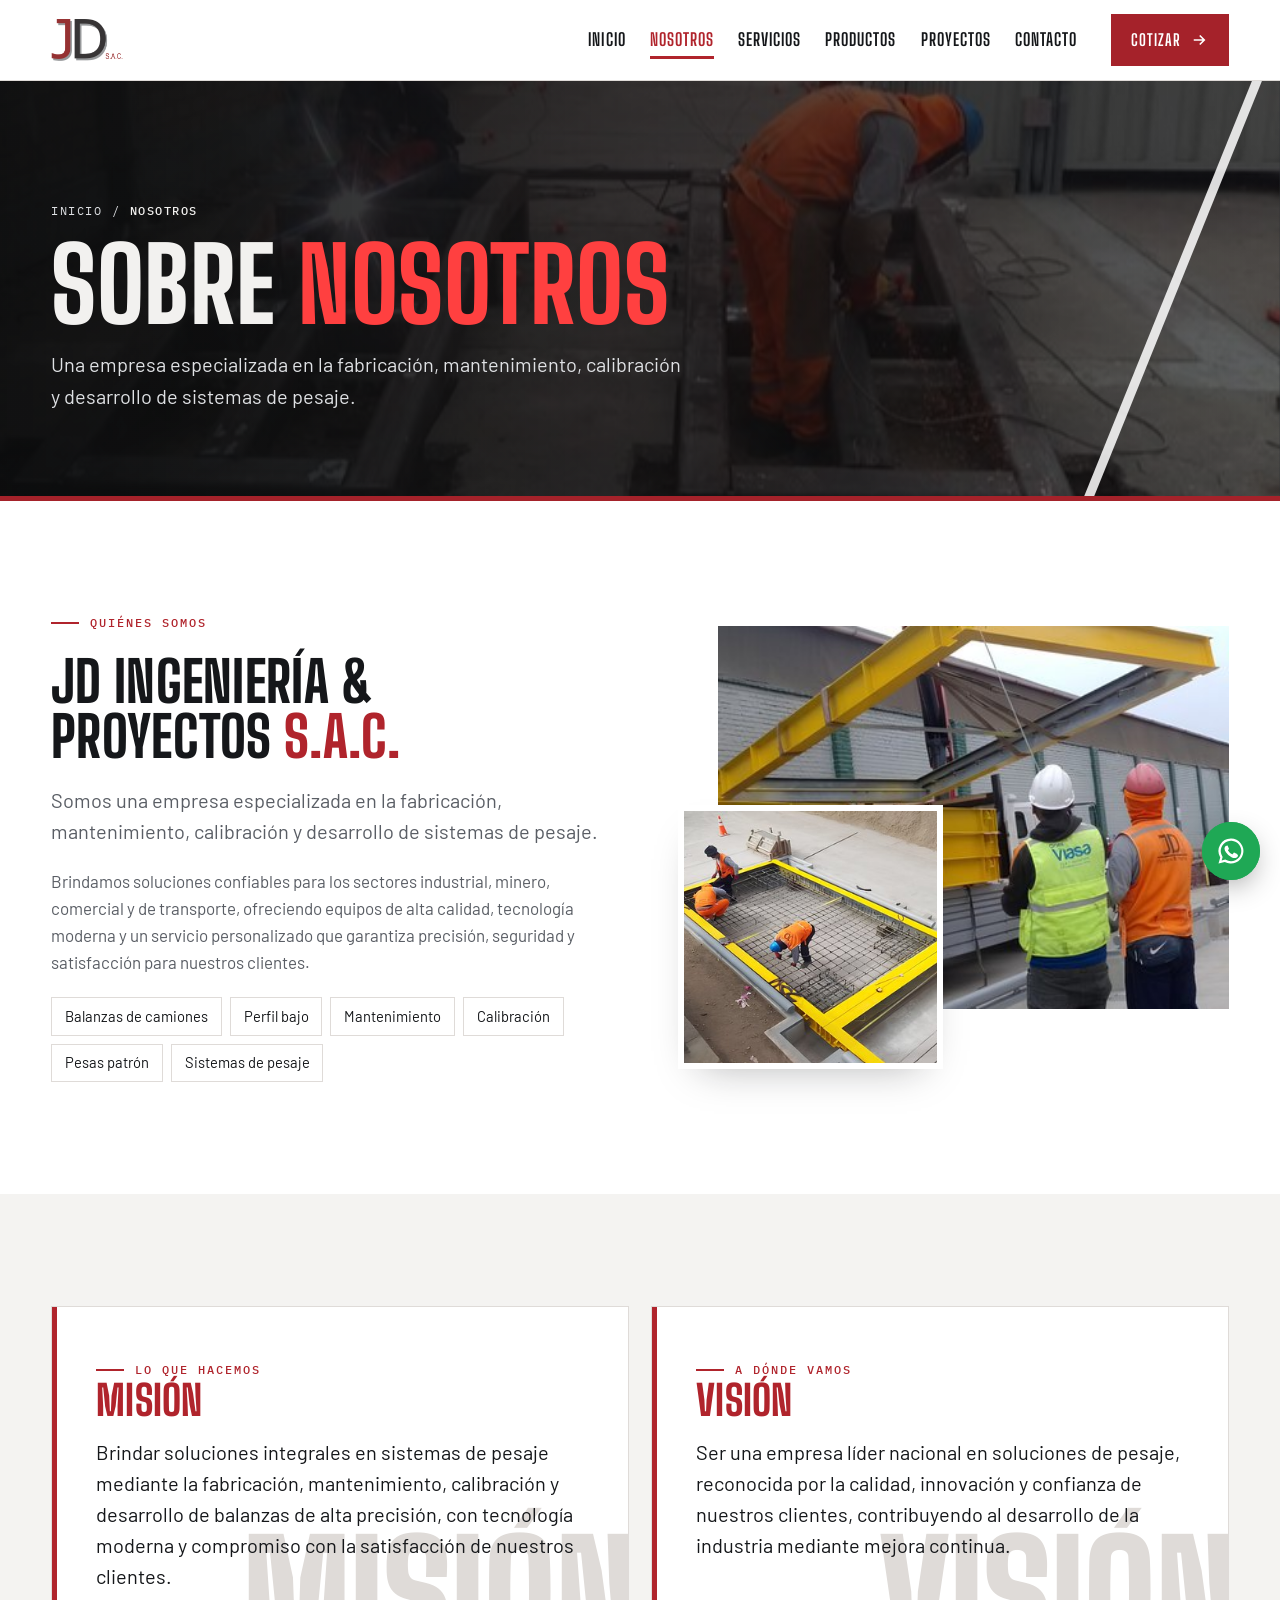
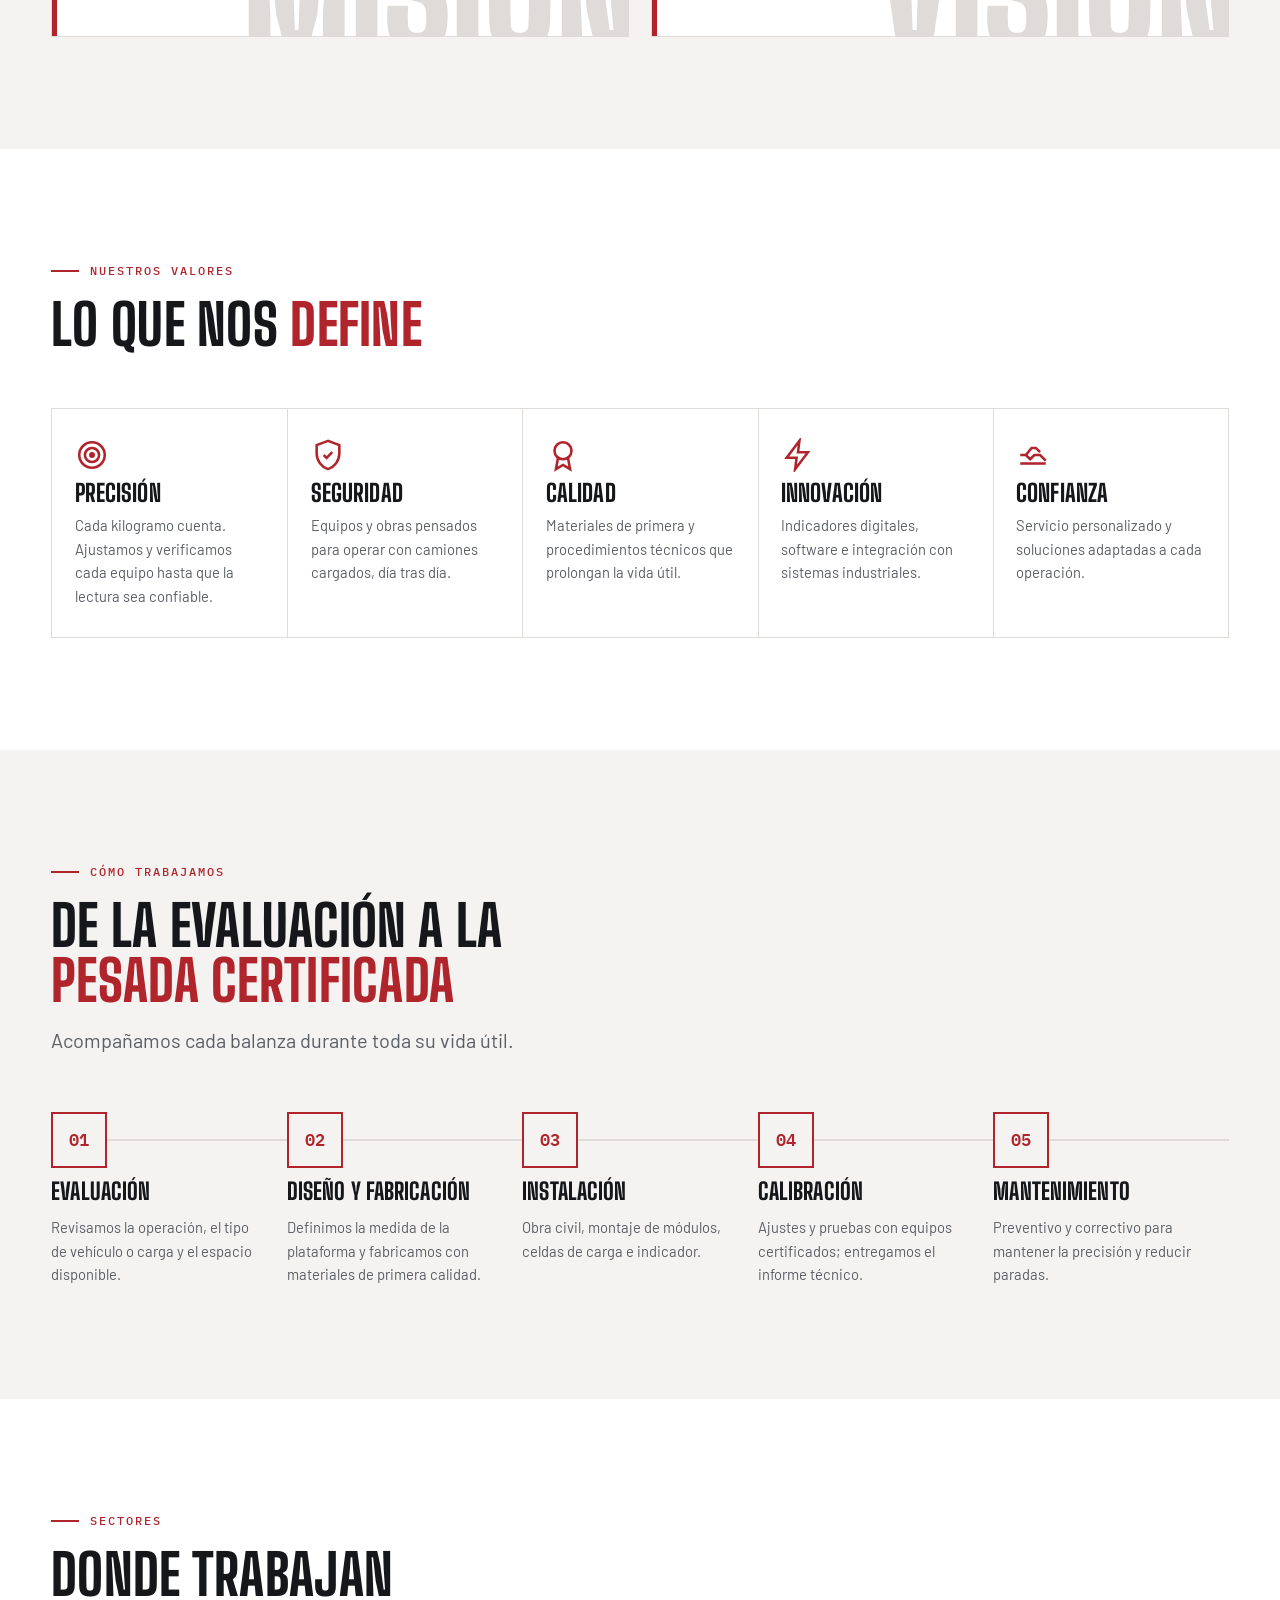
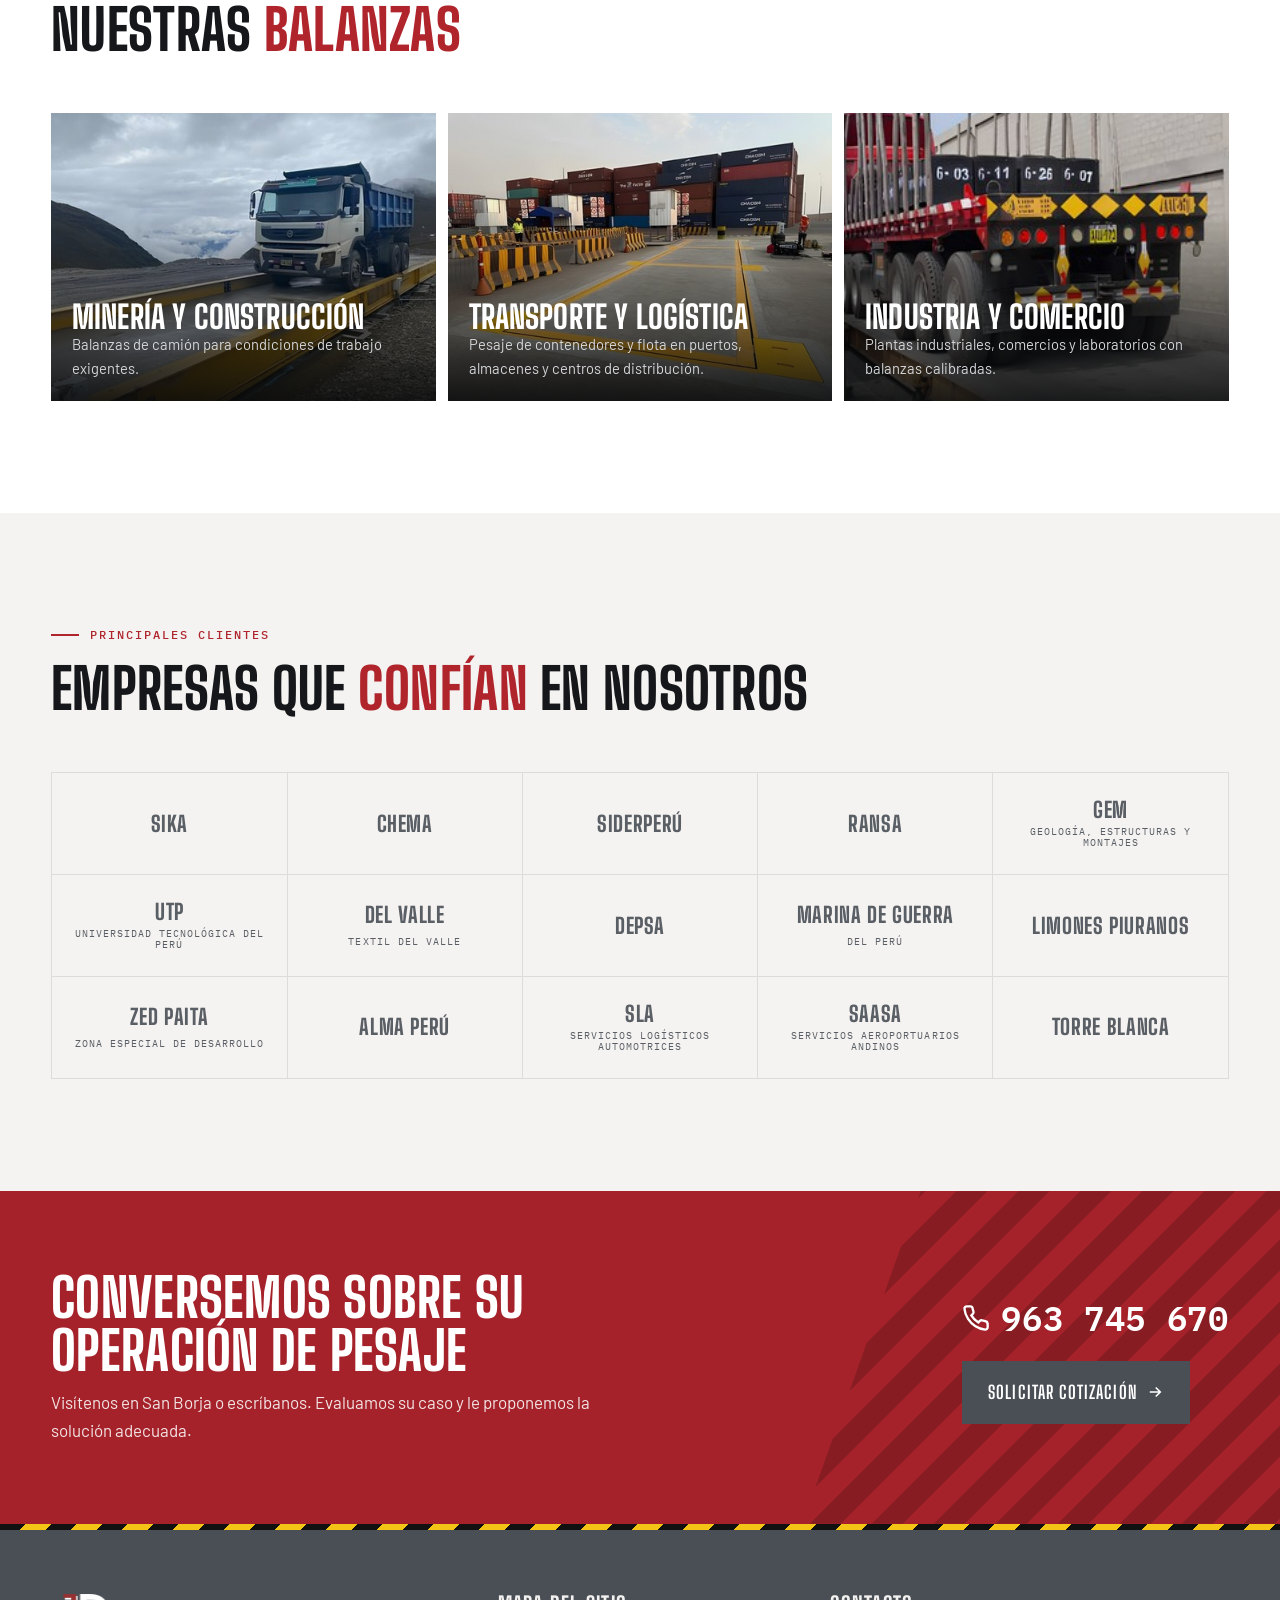
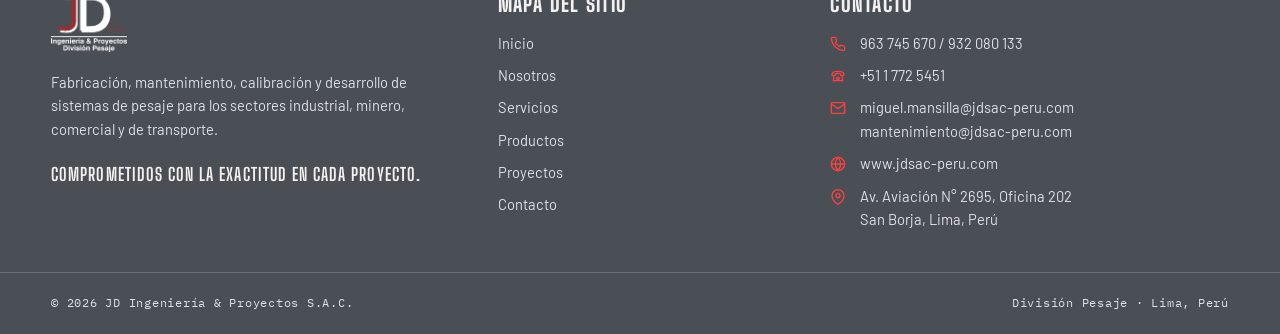
<file: nosotros.html>
<!doctype html>
<html lang="es">
<head>
<meta charset="utf-8">
<meta name="viewport" content="width=device-width, initial-scale=1, viewport-fit=cover">
<title>Nosotros · JD Ingeniería &amp; Proyectos</title>
<meta name="claude:viewport-fit-sides" content="cover">
<meta name="description" content="Conozca a JD Ingeniería & Proyectos S.A.C.: misión, visión, valores y clientes.">
<link rel="preconnect" href="https://fonts.googleapis.com"><link rel="preconnect" href="https://fonts.gstatic.com" crossorigin><link rel="stylesheet" href="https://fonts.googleapis.com/css2?family=Barlow:ital,wght@0,400;0,500;0,600;1,400&family=Big+Shoulders+Display:wght@600;700;800;900&family=IBM+Plex+Mono:wght@400;500;600&display=swap">
<link rel="stylesheet" href="assets/site.css">
</head>
<body>
<div class="progress" aria-hidden="true"></div>
<header class="header"><div class="wrap">
  <a class="brand" href="index.html" aria-label="JD Ingeniería &amp; Proyectos S.A.C. — Inicio">
    <img class="logo-l" src="img/mark.png" alt="JD S.A.C." width="282" height="165">
    <img class="logo-d" src="img/mark-white.png" alt="JD S.A.C." width="282" height="165">
    <span>Ingeniería &amp; Proyectos<small>División Pesaje</small></span>
  </a>
  <nav class="nav" aria-label="Principal"><a href="index.html">Inicio</a><a href="nosotros.html" aria-current="page">Nosotros</a><a href="servicios.html">Servicios</a><a href="productos.html">Productos</a><a href="proyectos.html">Proyectos</a><a href="contacto.html">Contacto</a></nav>
  <a class="btn" href="contacto.html">Cotizar <svg viewBox="0 0 24 24" fill="none" stroke="currentColor" stroke-width="2.2" aria-hidden="true"><path d="M5 12h14M13 6l6 6-6 6"/></svg></a>
  <button class="burger" type="button" aria-label="Abrir menú" aria-expanded="false" aria-controls="mnav"><span></span></button>
</div></header>
<nav class="mnav" id="mnav" aria-label="Menú móvil" aria-hidden="true"><a href="index.html">Inicio</a><a href="nosotros.html" aria-current="page">Nosotros</a><a href="servicios.html">Servicios</a><a href="productos.html">Productos</a><a href="proyectos.html">Proyectos</a><a href="contacto.html">Contacto</a>
  <div class="mnav-foot"><span>963 745 670 · 932 080 133</span><span>miguel.mansilla@jdsac-peru.com</span><span>Av. Aviación 2695, Of. 202 · San Borja</span></div>
</nav>
<main>
<section class="ph"><div class="ph-bg" data-parallax style="background-image:url(img/soldadura.jpg)"></div><div class="wrap">
  <div class="crumbs"><a href="index.html">Inicio</a><span>/</span><b>Nosotros</b></div>
  <h1><span>Sobre</span> <span class="r">Nosotros</span></h1>
  <p>Una empresa especializada en la fabricación, mantenimiento, calibración y desarrollo de sistemas de pesaje.</p>
</div></section>
<section class="sec"><div class="wrap split">
  <div class="stack reveal from-l">
    <span class="eyebrow">Quiénes somos</span>
    <h2 class="h2">JD Ingeniería &amp; Proyectos <span class="r">S.A.C.</span></h2>
    <p class="lead">Somos una empresa especializada en la fabricación, mantenimiento, calibración y desarrollo de sistemas de pesaje.</p>
    <p class="muted">Brindamos soluciones confiables para los sectores industrial, minero, comercial y de transporte, ofreciendo equipos de alta calidad, tecnología moderna y un servicio personalizado que garantiza precisión, seguridad y satisfacción para nuestros clientes.</p>
    <div class="chips"><span>Balanzas de camiones</span><span>Perfil bajo</span><span>Mantenimiento</span><span>Calibración</span><span>Pesas patrón</span><span>Sistemas de pesaje</span></div>
  </div>
  <div class="collage reveal from-r">
    <img src="img/p-izaje.jpg" alt="Equipo de JD supervisando el izaje de un módulo de balanza" loading="lazy">
    <img class="c2" src="img/p-armado.jpg" alt="Técnicos armando la losa de una balanza" loading="lazy">
  </div>
</div></section>

<section class="sec alt"><div class="wrap">
  <div class="mv">
    <div class="mv-card reveal from-l"><span class="big" aria-hidden="true">Misión</span><span class="eyebrow">Lo que hacemos</span><h3>Misión</h3><p>Brindar soluciones integrales en sistemas de pesaje mediante la fabricación, mantenimiento, calibración y desarrollo de balanzas de alta precisión, con tecnología moderna y compromiso con la satisfacción de nuestros clientes.</p></div>
    <div class="mv-card reveal from-r" style="--d:.1s"><span class="big" aria-hidden="true">Visión</span><span class="eyebrow">A dónde vamos</span><h3>Visión</h3><p>Ser una empresa líder nacional en soluciones de pesaje, reconocida por la calidad, innovación y confianza de nuestros clientes, contribuyendo al desarrollo de la industria mediante mejora continua.</p></div>
  </div>
</div></section>

<section class="sec"><div class="wrap">
  <div class="sec-head"><span class="eyebrow">Nuestros valores</span><h2 class="h2">Lo que nos <span class="r">define</span></h2></div>
  <div class="values"><div class="val reveal" style="--d:0.00s"><svg viewBox="0 0 24 24" fill="none" stroke="currentColor" stroke-width="1.8" aria-hidden="true"><circle cx="12" cy="12" r="9"/><circle cx="12" cy="12" r="5"/><circle cx="12" cy="12" r="1.2" fill="currentColor"/></svg><h3>Precisión</h3><p>Cada kilogramo cuenta. Ajustamos y verificamos cada equipo hasta que la lectura sea confiable.</p></div><div class="val reveal" style="--d:0.06s"><svg viewBox="0 0 24 24" fill="none" stroke="currentColor" stroke-width="1.8" aria-hidden="true"><path d="M12 2 4 5v6c0 5 3.4 9.4 8 11 4.6-1.6 8-6 8-11V5z"/><path d="m9 12 2 2 4-4"/></svg><h3>Seguridad</h3><p>Equipos y obras pensados para operar con camiones cargados, día tras día.</p></div><div class="val reveal" style="--d:0.12s"><svg viewBox="0 0 24 24" fill="none" stroke="currentColor" stroke-width="1.8" aria-hidden="true"><circle cx="12" cy="9" r="6"/><path d="M8.5 14 7 22l5-3 5 3-1.5-8"/></svg><h3>Calidad</h3><p>Materiales de primera y procedimientos técnicos que prolongan la vida útil.</p></div><div class="val reveal" style="--d:0.18s"><svg viewBox="0 0 24 24" fill="none" stroke="currentColor" stroke-width="1.8" aria-hidden="true"><path d="M13 2 4 14h7l-1 8 9-12h-7z"/></svg><h3>Innovación</h3><p>Indicadores digitales, software e integración con sistemas industriales.</p></div><div class="val reveal" style="--d:0.24s"><svg viewBox="0 0 24 24" fill="none" stroke="currentColor" stroke-width="1.8" aria-hidden="true"><path d="M3 12h4l3 3 3-3h4l4 4"/><path d="M7 12 11 7h3l3 3"/><path d="M3 18h18"/></svg><h3>Confianza</h3><p>Servicio personalizado y soluciones adaptadas a cada operación.</p></div></div>
</div></section>

<section class="sec alt"><div class="wrap">
  <div class="sec-head"><span class="eyebrow">Cómo trabajamos</span><h2 class="h2">De la evaluación a la <span class="r">pesada certificada</span></h2><p class="lead">Acompañamos cada balanza durante toda su vida útil.</p></div>
  <div class="steps"><div class="step reveal" style="--d:0.00s"><div class="step-n">01</div><h3>Evaluación</h3><p>Revisamos la operación, el tipo de vehículo o carga y el espacio disponible.</p></div><div class="step reveal" style="--d:0.08s"><div class="step-n">02</div><h3>Diseño y fabricación</h3><p>Definimos la medida de la plataforma y fabricamos con materiales de primera calidad.</p></div><div class="step reveal" style="--d:0.16s"><div class="step-n">03</div><h3>Instalación</h3><p>Obra civil, montaje de módulos, celdas de carga e indicador.</p></div><div class="step reveal" style="--d:0.24s"><div class="step-n">04</div><h3>Calibración</h3><p>Ajustes y pruebas con equipos certificados; entregamos el informe técnico.</p></div><div class="step reveal" style="--d:0.32s"><div class="step-n">05</div><h3>Mantenimiento</h3><p>Preventivo y correctivo para mantener la precisión y reducir paradas.</p></div></div>
</div></section>

<section class="sec"><div class="wrap">
  <div class="sec-head"><span class="eyebrow">Sectores</span><h2 class="h2">Donde trabajan nuestras <span class="r">balanzas</span></h2></div>
  <div class="sectors"><div class="sector reveal zoom" style="--d:0.00s"><img src="img/cam-mina.jpg" alt="Minería y construcción" loading="lazy"><div><h3>Minería y construcción</h3><p>Balanzas de camión para condiciones de trabajo exigentes.</p></div></div><div class="sector reveal zoom" style="--d:0.08s"><img src="img/cal-contenedores.jpg" alt="Transporte y logística" loading="lazy"><div><h3>Transporte y logística</h3><p>Pesaje de contenedores y flota en puertos, almacenes y centros de distribución.</p></div></div><div class="sector reveal zoom" style="--d:0.16s"><img src="img/p-plataforma.jpg" alt="Industria y comercio" loading="lazy"><div><h3>Industria y comercio</h3><p>Plantas industriales, comercios y laboratorios con balanzas calibradas.</p></div></div></div>
</div></section>

<section class="sec alt"><div class="wrap">
  <div class="sec-head"><span class="eyebrow">Principales clientes</span><h2 class="h2">Empresas que <span class="r">confían</span> en nosotros</h2></div>
  <div class="client-grid"><div class="reveal" style="--d:0.00s">Sika</div><div class="reveal" style="--d:0.04s">Chema</div><div class="reveal" style="--d:0.08s">Siderperú</div><div class="reveal" style="--d:0.12s">Ransa</div><div class="reveal" style="--d:0.16s">GEM<small>Geología, estructuras y montajes</small></div><div class="reveal" style="--d:0.00s">UTP<small>Universidad Tecnológica del Perú</small></div><div class="reveal" style="--d:0.04s">Del Valle<small>Textil del Valle</small></div><div class="reveal" style="--d:0.08s">Depsa</div><div class="reveal" style="--d:0.12s">Marina de Guerra<small>del Perú</small></div><div class="reveal" style="--d:0.16s">Limones Piuranos</div><div class="reveal" style="--d:0.00s">ZED Paita<small>Zona especial de desarrollo</small></div><div class="reveal" style="--d:0.04s">Alma Perú</div><div class="reveal" style="--d:0.08s">SLA<small>Servicios logísticos automotrices</small></div><div class="reveal" style="--d:0.12s">SAASA<small>Servicios aeroportuarios andinos</small></div><div class="reveal" style="--d:0.16s">Torre Blanca</div></div>
</div></section>
<section class="cta"><div class="wrap">
  <div class="reveal from-l"><h2>Conversemos sobre su operación de pesaje</h2><p>Visítenos en San Borja o escríbanos. Evaluamos su caso y le proponemos la solución adecuada.</p></div>
  <div class="cta-side reveal from-r" style="--d:.1s">
    <a class="cta-phone" href="tel:+51963745670"><svg viewBox="0 0 24 24" fill="none" stroke="currentColor" stroke-width="2" aria-hidden="true"><path d="M22 16.9v3a2 2 0 0 1-2.2 2 19.8 19.8 0 0 1-8.6-3.1 19.5 19.5 0 0 1-6-6A19.8 19.8 0 0 1 2.1 4.2 2 2 0 0 1 4.1 2h3a2 2 0 0 1 2 1.7c.1.9.4 1.8.7 2.7a2 2 0 0 1-.5 2.1L8 9.8a16 16 0 0 0 6 6l1.3-1.3a2 2 0 0 1 2.1-.4c.9.3 1.8.6 2.7.7a2 2 0 0 1 1.7 2z"/></svg>963 745 670</a>
    <a class="btn" href="contacto.html">Solicitar cotización <svg viewBox="0 0 24 24" fill="none" stroke="currentColor" stroke-width="2.2" aria-hidden="true"><path d="M5 12h14M13 6l6 6-6 6"/></svg></a>
  </div>
</div></section>
</main>
<footer class="footer">
<div class="stripes" aria-hidden="true"></div>
<div class="wrap">
  <div>
    <img src="img/logo-white.png" alt="JD Ingeniería &amp; Proyectos S.A.C. — División Pesaje" width="320" height="246">
    <p>Fabricación, mantenimiento, calibración y desarrollo de sistemas de pesaje para los sectores industrial, minero, comercial y de transporte.</p>
    <p class="slogan">Comprometidos con la exactitud en cada proyecto.</p>
  </div>
  <div>
    <h4>Mapa del sitio</h4>
    <ul><li><a href="index.html">Inicio</a></li><li><a href="nosotros.html">Nosotros</a></li><li><a href="servicios.html">Servicios</a></li><li><a href="productos.html">Productos</a></li><li><a href="proyectos.html">Proyectos</a></li><li><a href="contacto.html">Contacto</a></li></ul>
  </div>
  <div>
    <h4>Contacto</h4>
    <ul class="ci">
      <li><svg viewBox="0 0 24 24" fill="none" stroke="currentColor" stroke-width="2" aria-hidden="true"><path d="M22 16.9v3a2 2 0 0 1-2.2 2 19.8 19.8 0 0 1-8.6-3.1 19.5 19.5 0 0 1-6-6A19.8 19.8 0 0 1 2.1 4.2 2 2 0 0 1 4.1 2h3a2 2 0 0 1 2 1.7c.1.9.4 1.8.7 2.7a2 2 0 0 1-.5 2.1L8 9.8a16 16 0 0 0 6 6l1.3-1.3a2 2 0 0 1 2.1-.4c.9.3 1.8.6 2.7.7a2 2 0 0 1 1.7 2z"/></svg><span><a href="tel:+51963745670">963 745 670</a> / <a href="tel:+51932080133">932 080 133</a></span></li>
      <li><svg viewBox="0 0 24 24" fill="none" stroke="currentColor" stroke-width="2" aria-hidden="true"><path d="M3 9.5C3 6.5 7 5 12 5s9 1.5 9 4.5v1a1 1 0 0 1-1 1h-3a1 1 0 0 1-1-1V9c-1-.6-2.5-.9-4-.9S9 8.4 8 9v1.5a1 1 0 0 1-1 1H4a1 1 0 0 1-1-1z"/><path d="M6 12.5 5 19h14l-1-6.5"/><circle cx="12" cy="15.5" r="1.8"/></svg><span><a href="tel:+5117725451">+51 1 772 5451</a></span></li>
      <li><svg viewBox="0 0 24 24" fill="none" stroke="currentColor" stroke-width="2" aria-hidden="true"><rect x="2" y="4" width="20" height="16" rx="1"/><path d="m22 6-10 7L2 6"/></svg><span><a href="mailto:miguel.mansilla@jdsac-peru.com">miguel.mansilla@jdsac-peru.com</a><br><a href="mailto:mantenimiento@jdsac-peru.com">mantenimiento@jdsac-peru.com</a></span></li>
      <li><svg viewBox="0 0 24 24" fill="none" stroke="currentColor" stroke-width="2" aria-hidden="true"><circle cx="12" cy="12" r="10"/><path d="M2 12h20M12 2a15.3 15.3 0 0 1 4 10 15.3 15.3 0 0 1-4 10 15.3 15.3 0 0 1-4-10 15.3 15.3 0 0 1 4-10z"/></svg><a href="https://www.jdsac-peru.com" target="_blank" rel="noopener">www.jdsac-peru.com</a></li>
      <li><svg viewBox="0 0 24 24" fill="none" stroke="currentColor" stroke-width="2" aria-hidden="true"><path d="M21 10c0 7-9 13-9 13S3 17 3 10a9 9 0 0 1 18 0z"/><circle cx="12" cy="10" r="3"/></svg><span>Av. Aviación N° 2695, Oficina 202<br>San Borja, Lima, Perú</span></li>
    </ul>
  </div>
</div>
<div class="foot-bottom"><div class="wrap"><span>© 2026 JD Ingeniería &amp; Proyectos S.A.C.</span><span>División Pesaje · Lima, Perú</span></div></div>
</footer>
<a class="wa" href="https://wa.me/51963745670?text=Hola%20JD%20Ingenier%C3%ADa%20%26%20Proyectos%2C%20quisiera%20informaci%C3%B3n." target="_blank" rel="noopener" aria-label="Escribir por WhatsApp al 963 745 670"><svg viewBox="0 0 24 24" fill="currentColor" aria-hidden="true"><path d="M12 2a10 10 0 0 0-8.6 15.1L2 22l5-1.3A10 10 0 1 0 12 2zm0 18.2a8.2 8.2 0 0 1-4.2-1.2l-.3-.2-3 .8.8-2.9-.2-.3A8.2 8.2 0 1 1 12 20.2zm4.5-6.1c-.2-.1-1.5-.7-1.7-.8s-.4-.1-.6.1-.7.8-.8 1-.3.2-.5.1a6.7 6.7 0 0 1-3.3-2.9c-.3-.4.3-.4.7-1.3.1-.2 0-.3 0-.4l-.8-1.8c-.2-.5-.4-.4-.6-.4h-.5a1 1 0 0 0-.7.3 3 3 0 0 0-.9 2.2 5.2 5.2 0 0 0 1.1 2.7 11.8 11.8 0 0 0 4.5 4c1.7.7 2.3.8 3.2.6a2.7 2.7 0 0 0 1.8-1.2 2.2 2.2 0 0 0 .1-1.3c0-.1-.2-.2-.5-.3z"/></svg></a>
<script src="assets/site.js"></script>
</body>
</html>
</file>
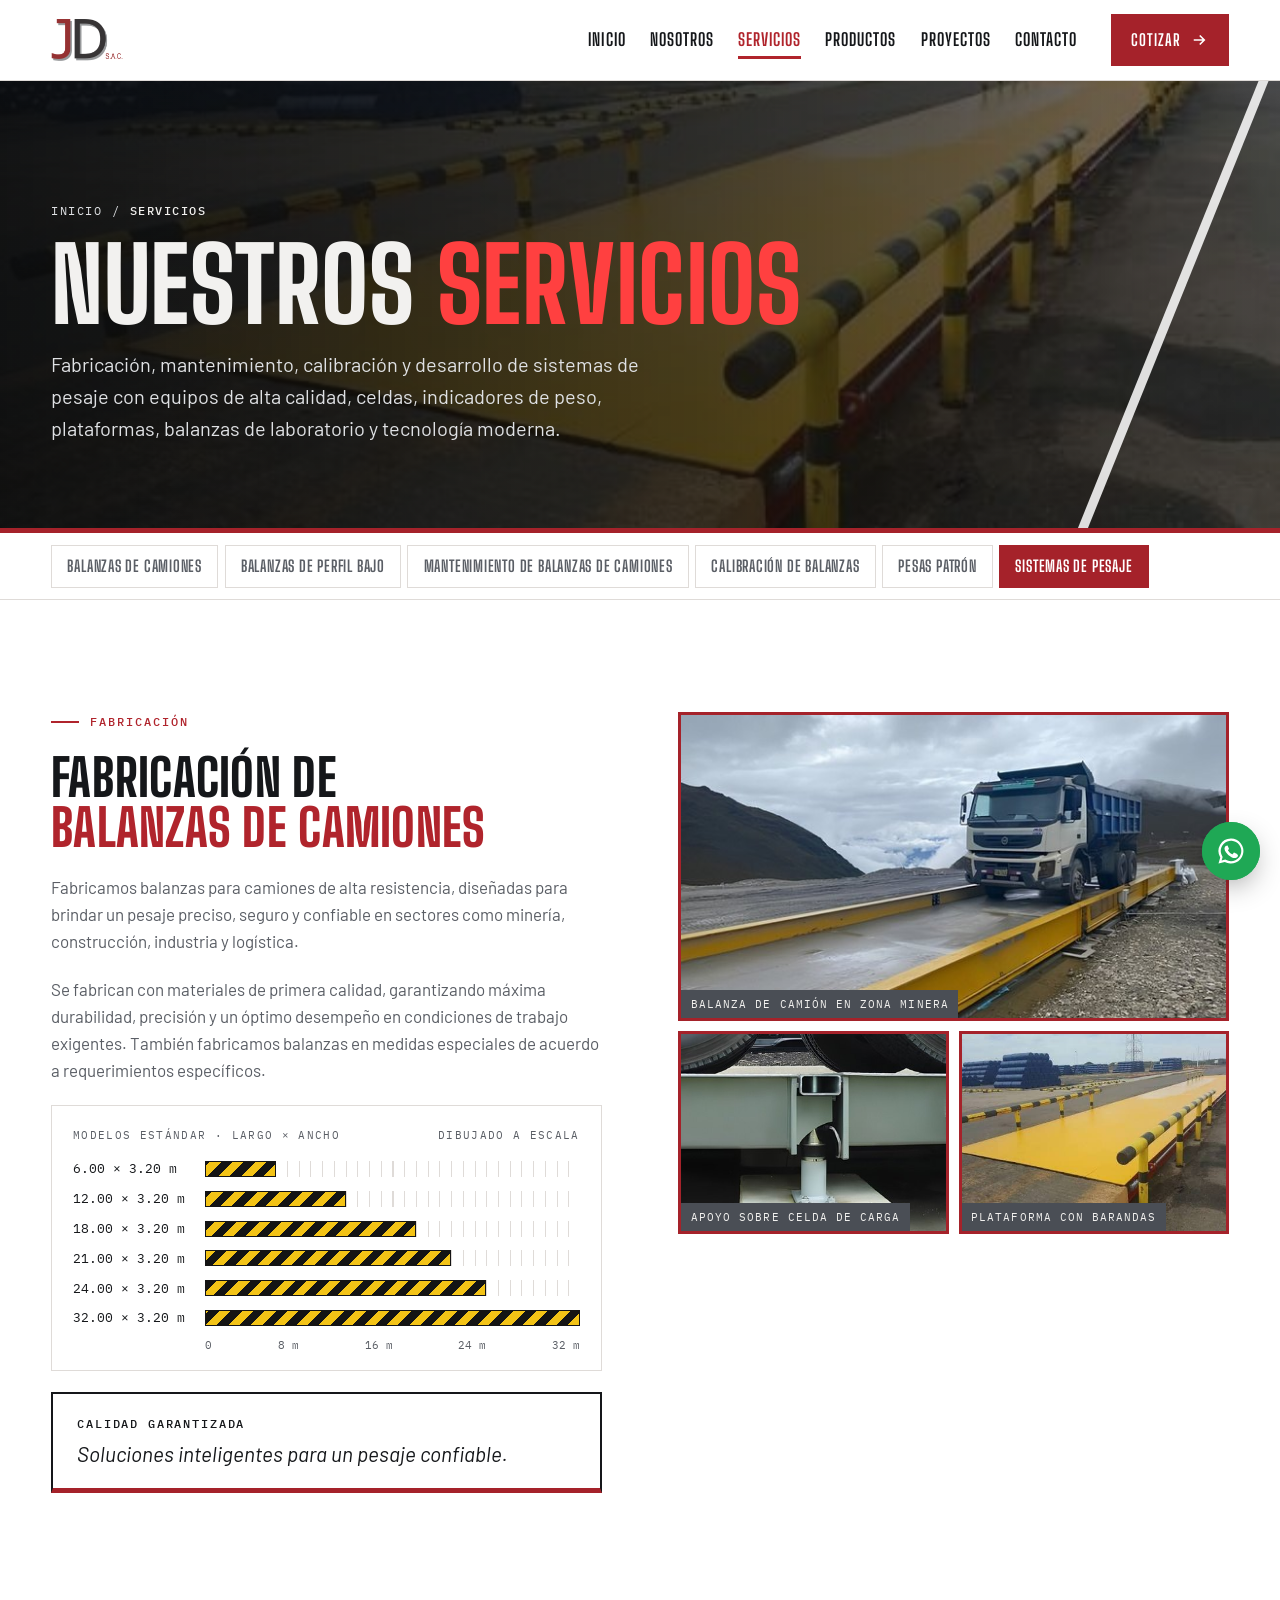
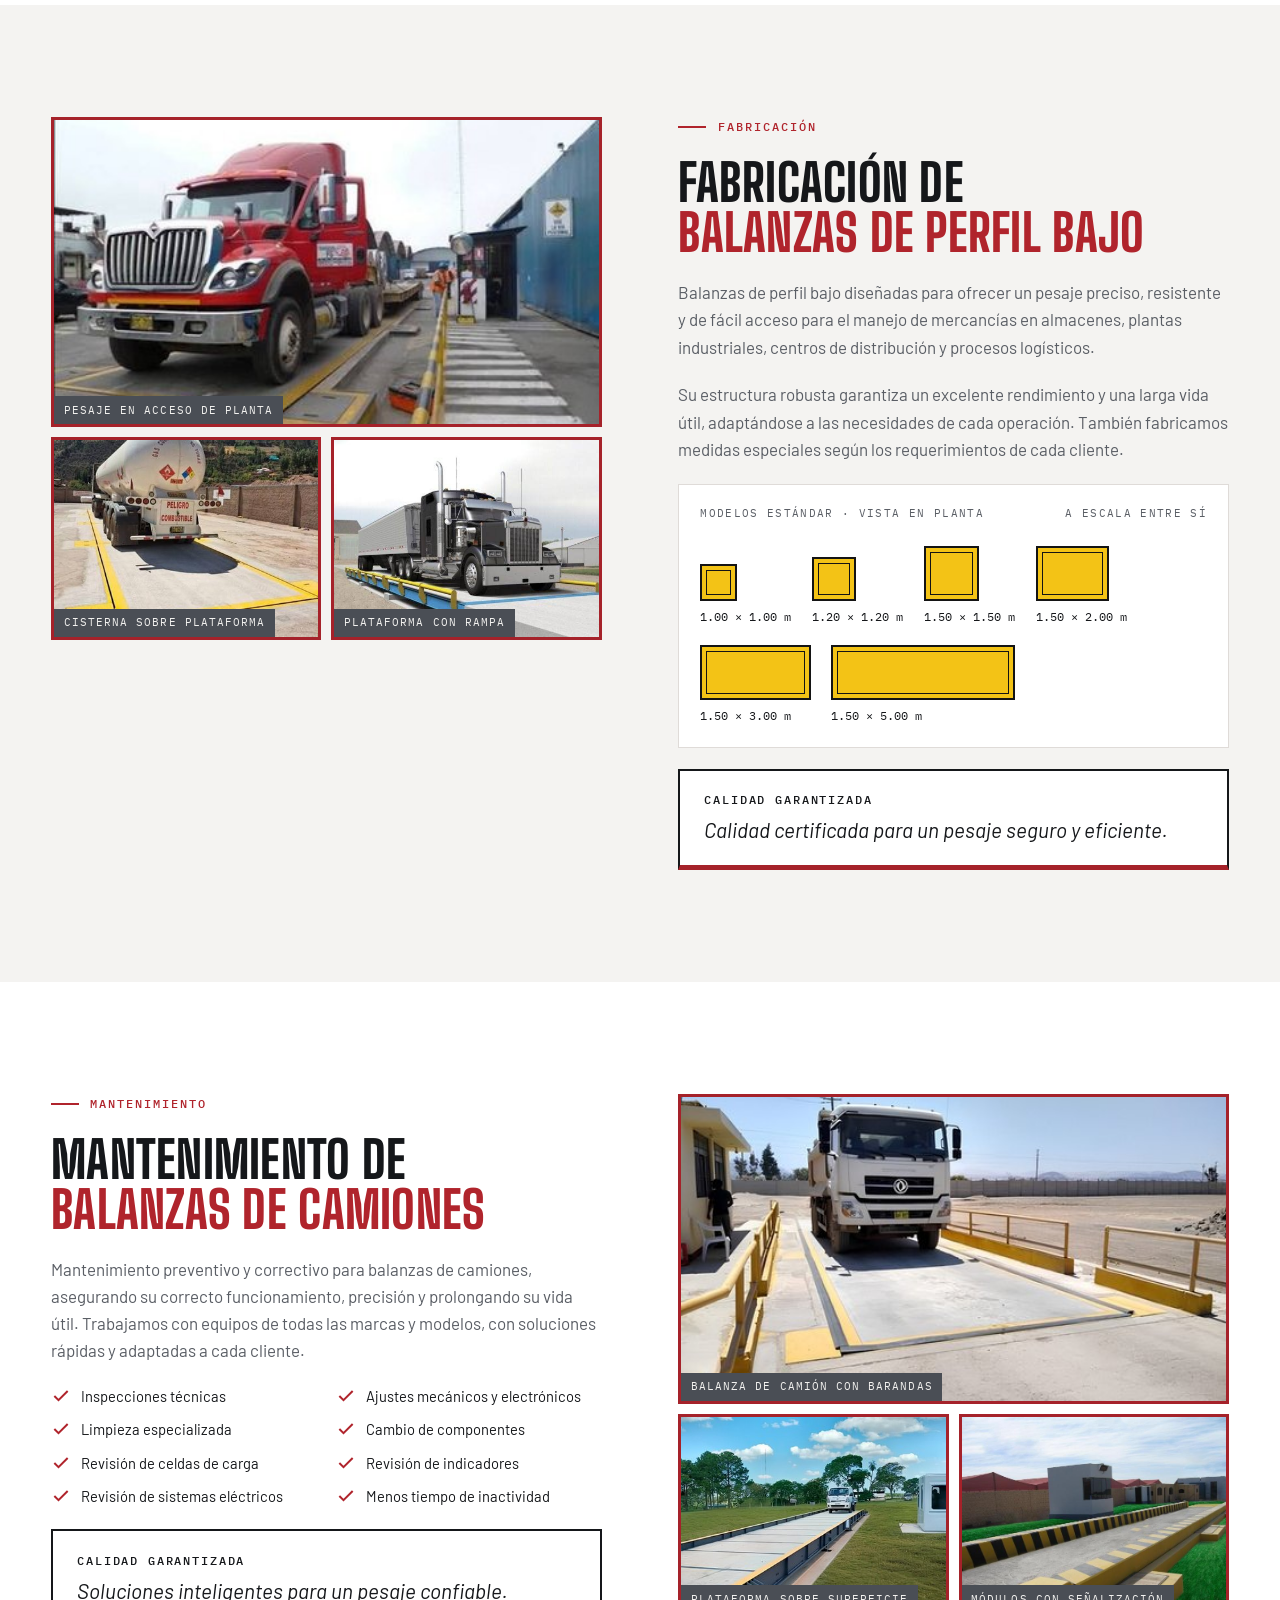
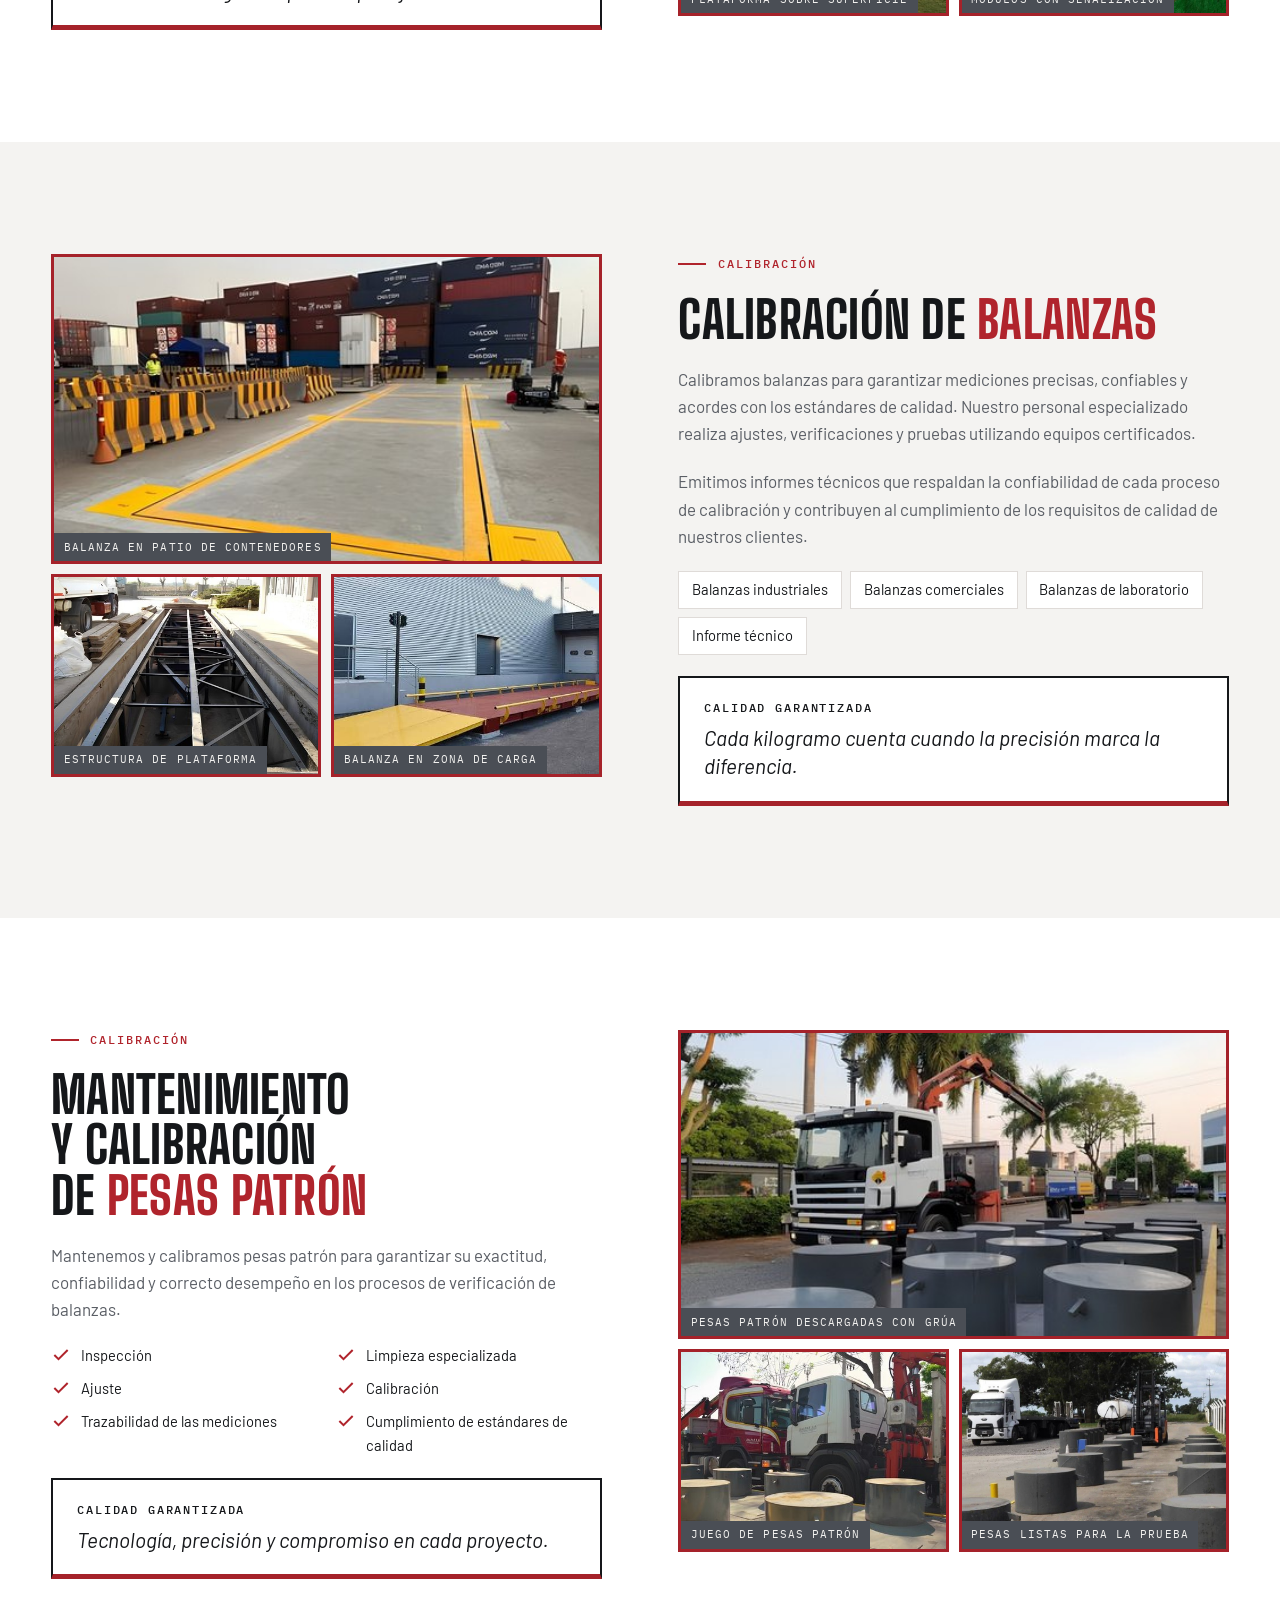
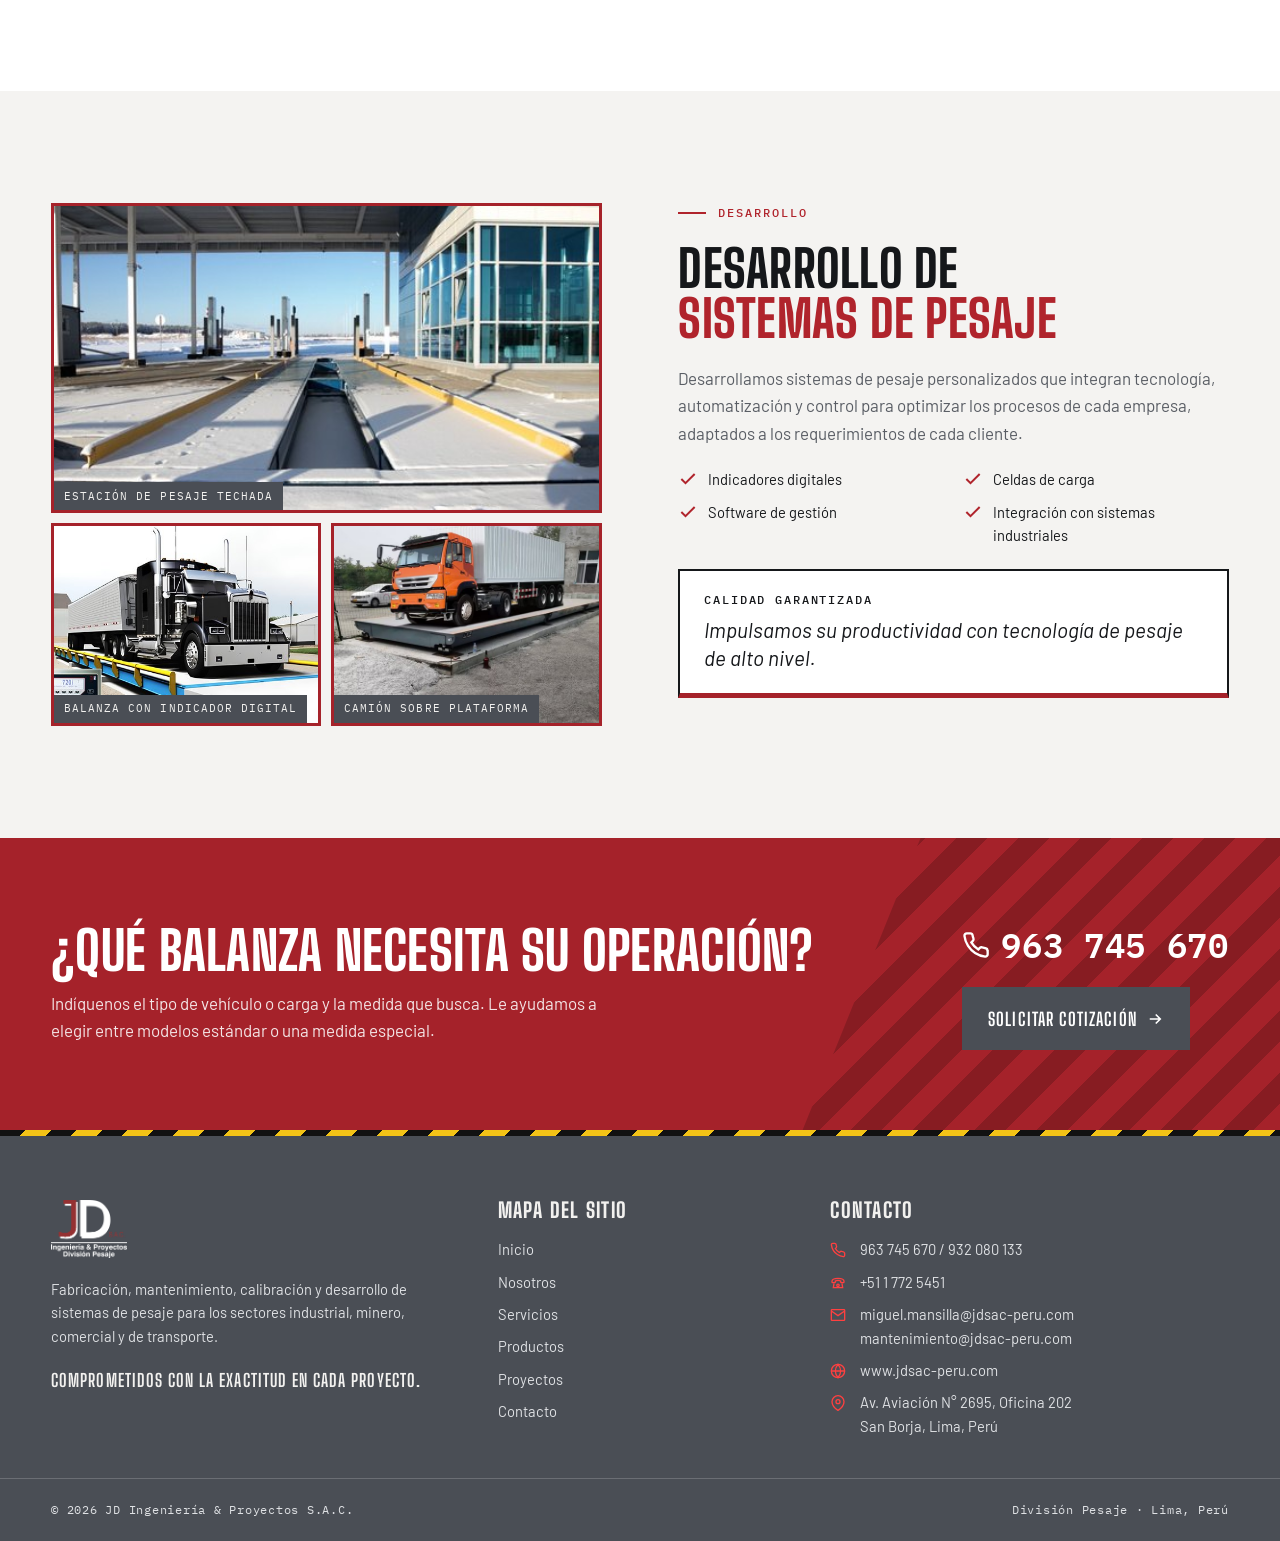
<file: servicios.html>
<!doctype html>
<html lang="es">
<head>
<meta charset="utf-8">
<meta name="viewport" content="width=device-width, initial-scale=1, viewport-fit=cover">
<title>Servicios · JD Ingeniería &amp; Proyectos</title>
<meta name="claude:viewport-fit-sides" content="cover">
<meta name="description" content="Balanzas de camiones, perfil bajo, mantenimiento, calibración, pesas patrón y sistemas de pesaje.">
<link rel="preconnect" href="https://fonts.googleapis.com"><link rel="preconnect" href="https://fonts.gstatic.com" crossorigin><link rel="stylesheet" href="https://fonts.googleapis.com/css2?family=Barlow:ital,wght@0,400;0,500;0,600;1,400&family=Big+Shoulders+Display:wght@600;700;800;900&family=IBM+Plex+Mono:wght@400;500;600&display=swap">
<link rel="stylesheet" href="assets/site.css">
</head>
<body>
<div class="progress" aria-hidden="true"></div>
<header class="header"><div class="wrap">
  <a class="brand" href="index.html" aria-label="JD Ingeniería &amp; Proyectos S.A.C. — Inicio">
    <img class="logo-l" src="img/mark.png" alt="JD S.A.C." width="282" height="165">
    <img class="logo-d" src="img/mark-white.png" alt="JD S.A.C." width="282" height="165">
    <span>Ingeniería &amp; Proyectos<small>División Pesaje</small></span>
  </a>
  <nav class="nav" aria-label="Principal"><a href="index.html">Inicio</a><a href="nosotros.html">Nosotros</a><a href="servicios.html" aria-current="page">Servicios</a><a href="productos.html">Productos</a><a href="proyectos.html">Proyectos</a><a href="contacto.html">Contacto</a></nav>
  <a class="btn" href="contacto.html">Cotizar <svg viewBox="0 0 24 24" fill="none" stroke="currentColor" stroke-width="2.2" aria-hidden="true"><path d="M5 12h14M13 6l6 6-6 6"/></svg></a>
  <button class="burger" type="button" aria-label="Abrir menú" aria-expanded="false" aria-controls="mnav"><span></span></button>
</div></header>
<nav class="mnav" id="mnav" aria-label="Menú móvil" aria-hidden="true"><a href="index.html">Inicio</a><a href="nosotros.html">Nosotros</a><a href="servicios.html" aria-current="page">Servicios</a><a href="productos.html">Productos</a><a href="proyectos.html">Proyectos</a><a href="contacto.html">Contacto</a>
  <div class="mnav-foot"><span>963 745 670 · 932 080 133</span><span>miguel.mansilla@jdsac-peru.com</span><span>Av. Aviación 2695, Of. 202 · San Borja</span></div>
</nav>
<main>
<section class="ph"><div class="ph-bg" data-parallax style="background-image:url(img/cam-header.jpg)"></div><div class="wrap">
  <div class="crumbs"><a href="index.html">Inicio</a><span>/</span><b>Servicios</b></div>
  <h1><span>Nuestros</span> <span class="r">Servicios</span></h1>
  <p>Fabricación, mantenimiento, calibración y desarrollo de sistemas de pesaje con equipos de alta calidad, celdas, indicadores de peso, plataformas, balanzas de laboratorio y tecnología moderna.</p>
</div></section>
<nav class="subnav" aria-label="Servicios"><div class="wrap"><a href="#fabricacion-camiones">Balanzas de camiones</a><a href="#perfil-bajo">Balanzas de perfil bajo</a><a href="#mantenimiento">Mantenimiento de balanzas de camiones</a><a href="#calibracion">Calibración de balanzas</a><a href="#pesas-patron">Pesas patrón</a><a href="#sistemas">Sistemas de pesaje</a></div></nav>

<section class="sec svc" id="fabricacion-camiones"><div class="wrap split">
  <div class="svc-copy reveal from-l">
    <span class="eyebrow">Fabricación</span>
    <h2>Fabricación de <em>balanzas de camiones</em></h2>
    <p>Fabricamos balanzas para camiones de alta resistencia, diseñadas para brindar un pesaje preciso, seguro y confiable en sectores como minería, construcción, industria y logística.</p>
    <p>Se fabrican con materiales de primera calidad, garantizando máxima durabilidad, precisión y un óptimo desempeño en condiciones de trabajo exigentes. También fabricamos balanzas en medidas especiales de acuerdo a requerimientos específicos.</p>
    <div class="models reveal">
      <div class="models-h"><span>Modelos estándar · largo × ancho</span><span>Dibujado a escala</span></div>
      <div class="model"><span>6.00 × 3.20 m</span><div class="bar"><i style="--l:6;--d:0.00s"></i></div></div><div class="model"><span>12.00 × 3.20 m</span><div class="bar"><i style="--l:12;--d:0.12s"></i></div></div><div class="model"><span>18.00 × 3.20 m</span><div class="bar"><i style="--l:18;--d:0.24s"></i></div></div><div class="model"><span>21.00 × 3.20 m</span><div class="bar"><i style="--l:21;--d:0.36s"></i></div></div><div class="model"><span>24.00 × 3.20 m</span><div class="bar"><i style="--l:24;--d:0.48s"></i></div></div><div class="model"><span>32.00 × 3.20 m</span><div class="bar"><i style="--l:32;--d:0.60s"></i></div></div>
      <div class="models-axis"><span></span><div><span>0</span><span>8 m</span><span>16 m</span><span>24 m</span><span>32 m</span></div></div>
    </div>
    <div class="quote"><b>Calidad garantizada</b><q>Soluciones inteligentes para un pesaje confiable.</q></div>
  </div>
  <div class="frames reveal from-r"><figure><img src="img/cam-mina.jpg" alt="Balanza de camión en zona minera" loading="lazy"><figcaption>Balanza de camión en zona minera</figcaption></figure><figure><img src="img/cam-celda.jpg" alt="Apoyo sobre celda de carga" loading="lazy"><figcaption>Apoyo sobre celda de carga</figcaption></figure><figure><img src="img/cam-header.jpg" alt="Plataforma con barandas" loading="lazy"><figcaption>Plataforma con barandas</figcaption></figure></div>
</div></section>

<section class="sec alt svc flip" id="perfil-bajo"><div class="wrap split">
  <div class="svc-copy reveal from-r">
    <span class="eyebrow">Fabricación</span>
    <h2>Fabricación de <em>balanzas de perfil bajo</em></h2>
    <p>Balanzas de perfil bajo diseñadas para ofrecer un pesaje preciso, resistente y de fácil acceso para el manejo de mercancías en almacenes, plantas industriales, centros de distribución y procesos logísticos.</p>
    <p>Su estructura robusta garantiza un excelente rendimiento y una larga vida útil, adaptándose a las necesidades de cada operación. También fabricamos medidas especiales según los requerimientos de cada cliente.</p>
    <div class="pb reveal"><div class="models-h"><span>Modelos estándar · vista en planta</span><span>A escala entre sí</span></div><div class="pb-item"><i style="--a:1;--b:1;--d:0.00s"></i><span>1.00 × 1.00 m</span></div><div class="pb-item"><i style="--a:1.2;--b:1.2;--d:0.10s"></i><span>1.20 × 1.20 m</span></div><div class="pb-item"><i style="--a:1.5;--b:1.5;--d:0.20s"></i><span>1.50 × 1.50 m</span></div><div class="pb-item"><i style="--a:2;--b:1.5;--d:0.30s"></i><span>1.50 × 2.00 m</span></div><div class="pb-item"><i style="--a:3;--b:1.5;--d:0.40s"></i><span>1.50 × 3.00 m</span></div><div class="pb-item"><i style="--a:5;--b:1.5;--d:0.50s"></i><span>1.50 × 5.00 m</span></div></div>
    <div class="quote"><b>Calidad garantizada</b><q>Calidad certificada para un pesaje seguro y eficiente.</q></div>
  </div>
  <div class="frames reveal from-l"><figure><img src="img/pb-camion.jpg" alt="Pesaje en acceso de planta" loading="lazy"><figcaption>Pesaje en acceso de planta</figcaption></figure><figure><img src="img/pb-cisterna.jpg" alt="Cisterna sobre plataforma" loading="lazy"><figcaption>Cisterna sobre plataforma</figcaption></figure><figure><img src="img/pb-header.jpg" alt="Plataforma con rampa" loading="lazy"><figcaption>Plataforma con rampa</figcaption></figure></div>
</div></section>

<section class="sec svc" id="mantenimiento"><div class="wrap split">
  <div class="svc-copy reveal from-l">
    <span class="eyebrow">Mantenimiento</span>
    <h2>Mantenimiento de <em>balanzas de camiones</em></h2>
    <p>Mantenimiento preventivo y correctivo para balanzas de camiones, asegurando su correcto funcionamiento, precisión y prolongando su vida útil. Trabajamos con equipos de todas las marcas y modelos, con soluciones rápidas y adaptadas a cada cliente.</p>
    <ul class="checks"><li><svg viewBox="0 0 24 24" fill="none" stroke="currentColor" stroke-width="2.4" aria-hidden="true"><path d="M20 6 9 17l-5-5"/></svg><span>Inspecciones técnicas</span></li><li><svg viewBox="0 0 24 24" fill="none" stroke="currentColor" stroke-width="2.4" aria-hidden="true"><path d="M20 6 9 17l-5-5"/></svg><span>Ajustes mecánicos y electrónicos</span></li><li><svg viewBox="0 0 24 24" fill="none" stroke="currentColor" stroke-width="2.4" aria-hidden="true"><path d="M20 6 9 17l-5-5"/></svg><span>Limpieza especializada</span></li><li><svg viewBox="0 0 24 24" fill="none" stroke="currentColor" stroke-width="2.4" aria-hidden="true"><path d="M20 6 9 17l-5-5"/></svg><span>Cambio de componentes</span></li><li><svg viewBox="0 0 24 24" fill="none" stroke="currentColor" stroke-width="2.4" aria-hidden="true"><path d="M20 6 9 17l-5-5"/></svg><span>Revisión de celdas de carga</span></li><li><svg viewBox="0 0 24 24" fill="none" stroke="currentColor" stroke-width="2.4" aria-hidden="true"><path d="M20 6 9 17l-5-5"/></svg><span>Revisión de indicadores</span></li><li><svg viewBox="0 0 24 24" fill="none" stroke="currentColor" stroke-width="2.4" aria-hidden="true"><path d="M20 6 9 17l-5-5"/></svg><span>Revisión de sistemas eléctricos</span></li><li><svg viewBox="0 0 24 24" fill="none" stroke="currentColor" stroke-width="2.4" aria-hidden="true"><path d="M20 6 9 17l-5-5"/></svg><span>Menos tiempo de inactividad</span></li></ul>
    <div class="quote"><b>Calidad garantizada</b><q>Soluciones inteligentes para un pesaje confiable.</q></div>
  </div>
  <div class="frames reveal from-r"><figure><img src="img/mant-1.jpg" alt="Balanza de camión con barandas" loading="lazy"><figcaption>Balanza de camión con barandas</figcaption></figure><figure><img src="img/mant-2.jpg" alt="Plataforma sobre superficie" loading="lazy"><figcaption>Plataforma sobre superficie</figcaption></figure><figure><img src="img/mant-header.jpg" alt="Módulos con señalización" loading="lazy"><figcaption>Módulos con señalización</figcaption></figure></div>
</div></section>

<section class="sec alt svc flip" id="calibracion"><div class="wrap split">
  <div class="svc-copy reveal from-r">
    <span class="eyebrow">Calibración</span>
    <h2>Calibración de <em>balanzas</em></h2>
    <p>Calibramos balanzas para garantizar mediciones precisas, confiables y acordes con los estándares de calidad. Nuestro personal especializado realiza ajustes, verificaciones y pruebas utilizando equipos certificados.</p>
    <p>Emitimos informes técnicos que respaldan la confiabilidad de cada proceso de calibración y contribuyen al cumplimiento de los requisitos de calidad de nuestros clientes.</p>
    <div class="chips"><span>Balanzas industriales</span><span>Balanzas comerciales</span><span>Balanzas de laboratorio</span><span>Informe técnico</span></div>
    <div class="quote"><b>Calidad garantizada</b><q>Cada kilogramo cuenta cuando la precisión marca la diferencia.</q></div>
  </div>
  <div class="frames reveal from-l"><figure><img src="img/cal-contenedores.jpg" alt="Balanza en patio de contenedores" loading="lazy"><figcaption>Balanza en patio de contenedores</figcaption></figure><figure><img src="img/cal-estructura.jpg" alt="Estructura de plataforma" loading="lazy"><figcaption>Estructura de plataforma</figcaption></figure><figure><img src="img/cal-header.jpg" alt="Balanza en zona de carga" loading="lazy"><figcaption>Balanza en zona de carga</figcaption></figure></div>
</div></section>

<section class="sec svc" id="pesas-patron"><div class="wrap split">
  <div class="svc-copy reveal from-l">
    <span class="eyebrow">Calibración</span>
    <h2>Mantenimiento y calibración de <em>pesas patrón</em></h2>
    <p>Mantenemos y calibramos pesas patrón para garantizar su exactitud, confiabilidad y correcto desempeño en los procesos de verificación de balanzas.</p>
    <ul class="checks"><li><svg viewBox="0 0 24 24" fill="none" stroke="currentColor" stroke-width="2.4" aria-hidden="true"><path d="M20 6 9 17l-5-5"/></svg><span>Inspección</span></li><li><svg viewBox="0 0 24 24" fill="none" stroke="currentColor" stroke-width="2.4" aria-hidden="true"><path d="M20 6 9 17l-5-5"/></svg><span>Limpieza especializada</span></li><li><svg viewBox="0 0 24 24" fill="none" stroke="currentColor" stroke-width="2.4" aria-hidden="true"><path d="M20 6 9 17l-5-5"/></svg><span>Ajuste</span></li><li><svg viewBox="0 0 24 24" fill="none" stroke="currentColor" stroke-width="2.4" aria-hidden="true"><path d="M20 6 9 17l-5-5"/></svg><span>Calibración</span></li><li><svg viewBox="0 0 24 24" fill="none" stroke="currentColor" stroke-width="2.4" aria-hidden="true"><path d="M20 6 9 17l-5-5"/></svg><span>Trazabilidad de las mediciones</span></li><li><svg viewBox="0 0 24 24" fill="none" stroke="currentColor" stroke-width="2.4" aria-hidden="true"><path d="M20 6 9 17l-5-5"/></svg><span>Cumplimiento de estándares de calidad</span></li></ul>
    <div class="quote"><b>Calidad garantizada</b><q>Tecnología, precisión y compromiso en cada proyecto.</q></div>
  </div>
  <div class="frames reveal from-r"><figure><img src="img/pesas-2.jpg" alt="Pesas patrón descargadas con grúa" loading="lazy"><figcaption>Pesas patrón descargadas con grúa</figcaption></figure><figure><img src="img/pesas-1.jpg" alt="Juego de pesas patrón" loading="lazy"><figcaption>Juego de pesas patrón</figcaption></figure><figure><img src="img/pesas-header.jpg" alt="Pesas listas para la prueba" loading="lazy"><figcaption>Pesas listas para la prueba</figcaption></figure></div>
</div></section>

<section class="sec alt svc flip" id="sistemas"><div class="wrap split">
  <div class="svc-copy reveal from-r">
    <span class="eyebrow">Desarrollo</span>
    <h2>Desarrollo de <em>sistemas de pesaje</em></h2>
    <p>Desarrollamos sistemas de pesaje personalizados que integran tecnología, automatización y control para optimizar los procesos de cada empresa, adaptados a los requerimientos de cada cliente.</p>
    <ul class="checks"><li><svg viewBox="0 0 24 24" fill="none" stroke="currentColor" stroke-width="2.4" aria-hidden="true"><path d="M20 6 9 17l-5-5"/></svg><span>Indicadores digitales</span></li><li><svg viewBox="0 0 24 24" fill="none" stroke="currentColor" stroke-width="2.4" aria-hidden="true"><path d="M20 6 9 17l-5-5"/></svg><span>Celdas de carga</span></li><li><svg viewBox="0 0 24 24" fill="none" stroke="currentColor" stroke-width="2.4" aria-hidden="true"><path d="M20 6 9 17l-5-5"/></svg><span>Software de gestión</span></li><li><svg viewBox="0 0 24 24" fill="none" stroke="currentColor" stroke-width="2.4" aria-hidden="true"><path d="M20 6 9 17l-5-5"/></svg><span>Integración con sistemas industriales</span></li></ul>
    <div class="quote"><b>Calidad garantizada</b><q>Impulsamos su productividad con tecnología de pesaje de alto nivel.</q></div>
  </div>
  <div class="frames reveal from-l"><figure><img src="img/sis-1.jpg" alt="Estación de pesaje techada" loading="lazy"><figcaption>Estación de pesaje techada</figcaption></figure><figure><img src="img/sis-2.jpg" alt="Balanza con indicador digital" loading="lazy"><figcaption>Balanza con indicador digital</figcaption></figure><figure><img src="img/sis-header.jpg" alt="Camión sobre plataforma" loading="lazy"><figcaption>Camión sobre plataforma</figcaption></figure></div>
</div></section>
<section class="cta"><div class="wrap">
  <div class="reveal from-l"><h2>¿Qué balanza necesita su operación?</h2><p>Indíquenos el tipo de vehículo o carga y la medida que busca. Le ayudamos a elegir entre modelos estándar o una medida especial.</p></div>
  <div class="cta-side reveal from-r" style="--d:.1s">
    <a class="cta-phone" href="tel:+51963745670"><svg viewBox="0 0 24 24" fill="none" stroke="currentColor" stroke-width="2" aria-hidden="true"><path d="M22 16.9v3a2 2 0 0 1-2.2 2 19.8 19.8 0 0 1-8.6-3.1 19.5 19.5 0 0 1-6-6A19.8 19.8 0 0 1 2.1 4.2 2 2 0 0 1 4.1 2h3a2 2 0 0 1 2 1.7c.1.9.4 1.8.7 2.7a2 2 0 0 1-.5 2.1L8 9.8a16 16 0 0 0 6 6l1.3-1.3a2 2 0 0 1 2.1-.4c.9.3 1.8.6 2.7.7a2 2 0 0 1 1.7 2z"/></svg>963 745 670</a>
    <a class="btn" href="contacto.html">Solicitar cotización <svg viewBox="0 0 24 24" fill="none" stroke="currentColor" stroke-width="2.2" aria-hidden="true"><path d="M5 12h14M13 6l6 6-6 6"/></svg></a>
  </div>
</div></section>
</main>
<footer class="footer">
<div class="stripes" aria-hidden="true"></div>
<div class="wrap">
  <div>
    <img src="img/logo-white.png" alt="JD Ingeniería &amp; Proyectos S.A.C. — División Pesaje" width="320" height="246">
    <p>Fabricación, mantenimiento, calibración y desarrollo de sistemas de pesaje para los sectores industrial, minero, comercial y de transporte.</p>
    <p class="slogan">Comprometidos con la exactitud en cada proyecto.</p>
  </div>
  <div>
    <h4>Mapa del sitio</h4>
    <ul><li><a href="index.html">Inicio</a></li><li><a href="nosotros.html">Nosotros</a></li><li><a href="servicios.html">Servicios</a></li><li><a href="productos.html">Productos</a></li><li><a href="proyectos.html">Proyectos</a></li><li><a href="contacto.html">Contacto</a></li></ul>
  </div>
  <div>
    <h4>Contacto</h4>
    <ul class="ci">
      <li><svg viewBox="0 0 24 24" fill="none" stroke="currentColor" stroke-width="2" aria-hidden="true"><path d="M22 16.9v3a2 2 0 0 1-2.2 2 19.8 19.8 0 0 1-8.6-3.1 19.5 19.5 0 0 1-6-6A19.8 19.8 0 0 1 2.1 4.2 2 2 0 0 1 4.1 2h3a2 2 0 0 1 2 1.7c.1.9.4 1.8.7 2.7a2 2 0 0 1-.5 2.1L8 9.8a16 16 0 0 0 6 6l1.3-1.3a2 2 0 0 1 2.1-.4c.9.3 1.8.6 2.7.7a2 2 0 0 1 1.7 2z"/></svg><span><a href="tel:+51963745670">963 745 670</a> / <a href="tel:+51932080133">932 080 133</a></span></li>
      <li><svg viewBox="0 0 24 24" fill="none" stroke="currentColor" stroke-width="2" aria-hidden="true"><path d="M3 9.5C3 6.5 7 5 12 5s9 1.5 9 4.5v1a1 1 0 0 1-1 1h-3a1 1 0 0 1-1-1V9c-1-.6-2.5-.9-4-.9S9 8.4 8 9v1.5a1 1 0 0 1-1 1H4a1 1 0 0 1-1-1z"/><path d="M6 12.5 5 19h14l-1-6.5"/><circle cx="12" cy="15.5" r="1.8"/></svg><span><a href="tel:+5117725451">+51 1 772 5451</a></span></li>
      <li><svg viewBox="0 0 24 24" fill="none" stroke="currentColor" stroke-width="2" aria-hidden="true"><rect x="2" y="4" width="20" height="16" rx="1"/><path d="m22 6-10 7L2 6"/></svg><span><a href="mailto:miguel.mansilla@jdsac-peru.com">miguel.mansilla@jdsac-peru.com</a><br><a href="mailto:mantenimiento@jdsac-peru.com">mantenimiento@jdsac-peru.com</a></span></li>
      <li><svg viewBox="0 0 24 24" fill="none" stroke="currentColor" stroke-width="2" aria-hidden="true"><circle cx="12" cy="12" r="10"/><path d="M2 12h20M12 2a15.3 15.3 0 0 1 4 10 15.3 15.3 0 0 1-4 10 15.3 15.3 0 0 1-4-10 15.3 15.3 0 0 1 4-10z"/></svg><a href="https://www.jdsac-peru.com" target="_blank" rel="noopener">www.jdsac-peru.com</a></li>
      <li><svg viewBox="0 0 24 24" fill="none" stroke="currentColor" stroke-width="2" aria-hidden="true"><path d="M21 10c0 7-9 13-9 13S3 17 3 10a9 9 0 0 1 18 0z"/><circle cx="12" cy="10" r="3"/></svg><span>Av. Aviación N° 2695, Oficina 202<br>San Borja, Lima, Perú</span></li>
    </ul>
  </div>
</div>
<div class="foot-bottom"><div class="wrap"><span>© 2026 JD Ingeniería &amp; Proyectos S.A.C.</span><span>División Pesaje · Lima, Perú</span></div></div>
</footer>
<a class="wa" href="https://wa.me/51963745670?text=Hola%20JD%20Ingenier%C3%ADa%20%26%20Proyectos%2C%20quisiera%20informaci%C3%B3n." target="_blank" rel="noopener" aria-label="Escribir por WhatsApp al 963 745 670"><svg viewBox="0 0 24 24" fill="currentColor" aria-hidden="true"><path d="M12 2a10 10 0 0 0-8.6 15.1L2 22l5-1.3A10 10 0 1 0 12 2zm0 18.2a8.2 8.2 0 0 1-4.2-1.2l-.3-.2-3 .8.8-2.9-.2-.3A8.2 8.2 0 1 1 12 20.2zm4.5-6.1c-.2-.1-1.5-.7-1.7-.8s-.4-.1-.6.1-.7.8-.8 1-.3.2-.5.1a6.7 6.7 0 0 1-3.3-2.9c-.3-.4.3-.4.7-1.3.1-.2 0-.3 0-.4l-.8-1.8c-.2-.5-.4-.4-.6-.4h-.5a1 1 0 0 0-.7.3 3 3 0 0 0-.9 2.2 5.2 5.2 0 0 0 1.1 2.7 11.8 11.8 0 0 0 4.5 4c1.7.7 2.3.8 3.2.6a2.7 2.7 0 0 0 1.8-1.2 2.2 2.2 0 0 0 .1-1.3c0-.1-.2-.2-.5-.3z"/></svg></a>
<script src="assets/site.js"></script>
</body>
</html>
</file>
<file: assets/site.css>
/* Layout: the brochure's diagonal cover cut and red rule under every header,
   with hazard-stripe accents taken from the painted edges of a truck scale. */
:root{
  --bg:#f4f3f1;
  --surface:#ffffff;
  --ink:#15171a;
  --muted:#5a5e65;
  --line:#dfdbd8;
  --red:#b0242c;
  --red-solid:#a5222a;
  --yellow:#f3c316;
  --char:#4a4e55;
  --char-2:#3d4046;
  --on-dark:#f2f1ef;
  --on-dark-muted:#dfe1e4;
  --led:#ff4040;
  --shadow:0 18px 40px -22px rgba(17,18,20,.35);

  --display:"Big Shoulders Display","Arial Narrow","Roboto Condensed",sans-serif;
  --body:"Barlow","Segoe UI",Roboto,Helvetica,Arial,sans-serif;
  --mono:"IBM Plex Mono",ui-monospace,"SFMono-Regular",Menlo,monospace;

  --fs-xs:.78rem; --fs-s:.92rem; --fs-m:1.06rem; --fs-l:1.25rem;
  --fs-h3:1.7rem; --fs-h2:clamp(2.3rem,4.4vw,3.7rem); --fs-h1:clamp(2.4rem,5.6vw,6rem);
  --header-h:80px;
  color-scheme:light;
}

/* ---------- base ---------- */
*,*::before,*::after{box-sizing:border-box}
:root{padding-top:env(safe-area-inset-top,0px);padding-bottom:env(safe-area-inset-bottom,0px)}
html{scroll-behavior:smooth;-webkit-text-size-adjust:100%;overflow-x:clip}
body{margin:0;background:var(--surface);color:var(--ink);font-family:var(--body);font-size:var(--fs-m);line-height:1.6;overflow-x:hidden}
img{max-width:100%;display:block}
a{color:inherit}
h1,h2,h3,h4{font-family:var(--display);font-weight:800;line-height:.98;margin:0;text-transform:uppercase;letter-spacing:.005em;text-wrap:balance}
p{margin:0}
:focus-visible{outline:3px solid var(--yellow);outline-offset:3px}
[hidden]{display:none!important}
.wrap{width:100%;max-width:1520px;margin:0 auto;padding-left:max(clamp(16px,4vw,64px),env(safe-area-inset-left,0px));padding-right:max(clamp(16px,4vw,64px),env(safe-area-inset-right,0px))}
.sr{position:absolute;width:1px;height:1px;overflow:hidden;clip:rect(0 0 0 0);white-space:nowrap}
.r{color:var(--red)}

.eyebrow{font-family:var(--mono);font-size:var(--fs-xs);font-weight:500;letter-spacing:.16em;text-transform:uppercase;color:var(--red);display:inline-flex;align-items:center;gap:.7rem}
.eyebrow::before{content:"";width:28px;height:2px;background:currentColor}
.h2{font-size:var(--fs-h2)}
.lead{font-size:var(--fs-l);color:var(--muted);max-width:62ch;line-height:1.55}
.muted{color:var(--muted)}
.sec{padding-block:clamp(64px,9vw,112px)}
.sec{background:var(--surface)}
.sec.alt{background:var(--bg)}
.sec-head{display:grid;gap:1rem;margin-bottom:clamp(36px,5vw,56px);max-width:760px}
.sec-head.split{max-width:none;grid-template-columns:1fr auto;align-items:end;gap:2rem}
@media (max-width:760px){.sec-head.split{grid-template-columns:1fr}}

/* buttons */
.btn{--b:var(--red-solid);display:inline-flex;align-items:center;gap:.6rem;padding:.95rem 1.5rem;font-family:var(--display);font-weight:700;font-size:1.12rem;letter-spacing:.06em;text-transform:uppercase;text-decoration:none;color:#fff;background:var(--b);border:2px solid var(--b);position:relative;overflow:hidden;isolation:isolate;cursor:pointer;transition:color .3s}
.btn::after{content:"";position:absolute;inset:0;background:var(--char);transform:translateX(-101%) skewX(-18deg);transform-origin:left;transition:transform .45s cubic-bezier(.7,0,.2,1);z-index:-1;width:130%;left:-15%}
.btn:hover::after{transform:translateX(0) skewX(-18deg)}
.btn svg{width:18px;height:18px;transition:transform .3s}
.btn:hover svg{transform:translateX(4px)}
.btn.ghost{--b:transparent;border-color:currentColor;color:inherit}
.btn.ghost::after{background:var(--red-solid)}
.btn.ghost:hover{color:#fff;border-color:var(--red-solid)}
.btn.light{color:var(--on-dark)}
.link-arrow{display:inline-flex;align-items:center;gap:.5rem;font-family:var(--display);font-weight:700;font-size:1.05rem;letter-spacing:.06em;text-transform:uppercase;text-decoration:none;color:var(--red)}
.link-arrow svg{width:16px;height:16px;transition:transform .3s}
.link-arrow:hover svg{transform:translateX(5px)}

/* ---------- progress + top bar + header ---------- */
.progress{position:fixed;top:0;left:0;right:0;height:3px;background:var(--red);transform-origin:left;transform:scaleX(0);z-index:200;pointer-events:none}
.topbar{background:var(--char);color:var(--on-dark-muted);font-size:var(--fs-xs);font-family:var(--mono);letter-spacing:.04em}
.topbar .wrap{display:flex;gap:1.6rem;align-items:center;min-height:38px;flex-wrap:wrap}
.topbar a{text-decoration:none;display:inline-flex;align-items:center;gap:.45rem;transition:color .2s}
.topbar a:hover{color:var(--on-dark)}
.topbar svg{width:14px;height:14px;color:var(--red)}
.topbar .sp{margin-left:auto}
@media (max-width:860px){.topbar .hide-m{display:none}}
@media (max-width:520px){.topbar{display:none}}

.header{position:sticky;top:env(safe-area-inset-top,0px);z-index:100;background:#ffffff;border-bottom:1px solid var(--line);transition:box-shadow .3s}
.header.scrolled{box-shadow:var(--shadow)}
.header .wrap{display:flex;align-items:center;gap:1.4rem;height:var(--header-h);transition:height .3s}
.header.scrolled .wrap{height:64px}
.brand{display:flex;align-items:center;gap:.8rem;text-decoration:none;flex-shrink:0}
.brand img{height:42px;width:auto;transition:height .3s}
.header.scrolled .brand img{height:36px}
.brand span{font-family:var(--display);font-weight:700;text-transform:uppercase;line-height:1.02;font-size:.98rem;letter-spacing:.03em;border-left:1px solid var(--line);padding-left:.8rem}
.brand span small{display:block;color:var(--red);font-size:.86rem}
.logo-d{display:none}

.nav{display:flex;gap:.1rem;margin-left:auto}
.nav a{position:relative;padding:.6rem .7rem;text-decoration:none;font-family:var(--display);font-weight:700;font-size:1.08rem;letter-spacing:.06em;text-transform:uppercase;color:var(--ink)}
.nav a::after{content:"";position:absolute;left:.7rem;right:.7rem;bottom:.25rem;height:3px;background:var(--red);transform:scaleX(0);transform-origin:right;transition:transform .35s cubic-bezier(.7,0,.2,1)}
.nav a:hover::after,.nav a[aria-current="page"]::after{transform:scaleX(1);transform-origin:left}
.nav a[aria-current="page"]{color:var(--red)}
.header .btn{padding:.7rem 1.15rem;font-size:1rem;flex-shrink:0}
.nav a{white-space:nowrap}
.burger{display:none;margin-left:auto;width:46px;height:46px;border:1px solid var(--line);background:transparent;color:var(--ink);cursor:pointer;place-items:center}
.burger span{display:block;width:20px;height:2px;background:currentColor;position:relative;transition:background .2s}
.burger span::before,.burger span::after{content:"";position:absolute;left:0;width:20px;height:2px;background:currentColor;transition:transform .3s}
.burger span::before{top:-6px}.burger span::after{top:6px}
.menu-open .burger span{background:transparent}
.menu-open .burger span::before{transform:translateY(6px) rotate(45deg)}
.menu-open .burger span::after{transform:translateY(-6px) rotate(-45deg)}
@media (max-width:1180px){.nav,.header .btn{display:none}.burger{display:grid}}
@media (min-width:1181px) and (max-width:1420px){.header .brand span{display:none}}
@media (max-width:420px){.brand span{display:none}}

.mnav{position:fixed;inset:0;z-index:90;background:var(--char);color:var(--on-dark);padding-top:calc(var(--header-h) + 40px + env(safe-area-inset-top,0px));padding-left:max(22px,env(safe-area-inset-left,0px));padding-right:max(22px,env(safe-area-inset-right,0px));padding-bottom:max(30px,env(safe-area-inset-bottom,0px));display:flex;flex-direction:column;gap:.2rem;clip-path:polygon(0 0,100% 0,100% 0,0 0);transition:clip-path .55s cubic-bezier(.7,0,.2,1);overflow-y:auto}
.menu-open .mnav{clip-path:polygon(0 0,100% 0,100% 100%,0 100%)}
.mnav a{font-family:var(--display);font-weight:800;font-size:clamp(2.4rem,11vw,3.6rem);text-transform:uppercase;text-decoration:none;line-height:1.1;opacity:0;transform:translateY(20px);transition:opacity .4s,transform .4s,color .2s}
.menu-open .mnav a{opacity:1;transform:none}
.menu-open .mnav a:nth-child(2){transition-delay:.05s}.menu-open .mnav a:nth-child(3){transition-delay:.1s}.menu-open .mnav a:nth-child(4){transition-delay:.15s}.menu-open .mnav a:nth-child(5){transition-delay:.2s}
.mnav a[aria-current="page"],.mnav a:hover{color:var(--led)}
.mnav .mnav-foot{margin-top:auto;font-family:var(--mono);font-size:var(--fs-s);color:var(--on-dark-muted);display:grid;gap:.3rem;padding-top:2rem}
.menu-open{overflow:hidden}
.menu-open .header{background:var(--char);border-color:transparent}
.menu-open .header .brand span{color:var(--on-dark);border-color:rgba(255,255,255,.3)}
.menu-open .header .logo-l{display:none}
.menu-open .header .logo-d{display:block}
.menu-open .burger{color:var(--on-dark);border-color:rgba(255,255,255,.3)}

/* ---------- hero (home) ---------- */
.hero{position:relative;background:var(--char);color:var(--on-dark);overflow:hidden;clip-path:polygon(0 0,100% 0,100% calc(100% - 56px),0 100%);isolation:isolate}
.hero-bg{position:absolute;inset:0;z-index:-2}
.slide{position:absolute;inset:0;background-size:cover;background-position:center;opacity:0;transition:opacity 1.6s ease;transform:scale(1.06)}
.slide.on{opacity:1;animation:kb 9s linear forwards}
@keyframes kb{from{transform:scale(1.06)}to{transform:scale(1.16)}}
.hero::before{content:"";position:absolute;inset:0;z-index:-1;background:linear-gradient(100deg,rgba(10,11,12,.96) 0%,rgba(10,11,12,.86) 38%,rgba(10,11,12,.45) 70%,rgba(10,11,12,.6) 100%)}
.hero-cut{position:absolute;z-index:-1;top:-10%;bottom:-10%;left:62%;width:14px;background:var(--on-dark);opacity:.9;transform:skewX(-22deg);animation:cut 1.2s .2s cubic-bezier(.7,0,.2,1) backwards}
.hero-cut.b{left:calc(62% + 30px);width:4px;background:var(--red-solid);opacity:1;animation-delay:.35s}
@keyframes cut{from{transform:skewX(-22deg) translateY(-110%)}}
.hero-in{display:grid;grid-template-columns:minmax(0,1.25fr) minmax(0,.9fr);gap:clamp(30px,5vw,70px);align-items:center;padding-block:clamp(70px,10vw,130px) clamp(110px,12vw,160px)}
.hero-copy{display:grid;gap:1.6rem;min-width:0}
.hero .eyebrow{color:var(--on-dark-muted)}
.hero .eyebrow::before{background:var(--led)}
.hero h1{font-size:var(--fs-h1);line-height:.9}
.hero h1 .ln{display:block;overflow:hidden}
.hero h1 .ln>span{display:inline-block;animation:up .9s cubic-bezier(.2,.8,.2,1) backwards}
.hero h1 .ln:nth-child(2)>span{animation-delay:.12s}.hero h1 .ln:nth-child(3)>span{animation-delay:.24s}
.hero h1 .r{color:var(--led)}
@keyframes up{from{transform:translateY(105%)}}
.hero p{color:var(--on-dark-muted);font-size:var(--fs-l);max-width:52ch;animation:fade 1s .45s backwards}
.hero .actions{display:flex;gap:1rem;flex-wrap:wrap;animation:fade 1s .6s backwards}
@keyframes fade{from{opacity:0;transform:translateY(16px)}}
.dots{display:flex;gap:.5rem;margin-top:.4rem;animation:fade 1s .75s backwards}
.dots button{width:34px;height:4px;border:0;padding:0;background:rgba(255,255,255,.25);cursor:pointer;position:relative;overflow:hidden}
.dots button.on::after{content:"";position:absolute;inset:0;background:var(--led);transform-origin:left;animation:fill 7s linear forwards}
@keyframes fill{from{transform:scaleX(0)}}
@media (max-width:900px){.hero-in{grid-template-columns:minmax(0,1fr)}.hero-cut{left:90%}.hero-cut.b{left:calc(90% + 22px)}}
@media (max-width:620px){.ph::after{right:-4%}}

/* weight indicator */
.ind{background:linear-gradient(180deg,#5a5e65,#43464c);border:1px solid #6a6e75;box-shadow:0 30px 60px -20px rgba(0,0,0,.7),inset 0 1px 0 rgba(255,255,255,.06);padding:1.1rem;font-family:var(--mono);color:#c7cad0;animation:fade 1s .5s backwards;min-width:0}
.ind-top{display:flex;justify-content:space-between;gap:1rem;font-size:.7rem;letter-spacing:.12em;text-transform:uppercase;color:#d3d6da;padding-bottom:.8rem;flex-wrap:wrap}
.ind-top b{color:#e8e9eb;font-weight:500}
.ind-screen{background:#2b2d31;border:1px solid #3a3d42;padding:1.1rem 1rem .9rem;display:grid;gap:.6rem;position:relative;overflow:hidden}
.ind-screen::after{content:"";position:absolute;inset:0;background:repeating-linear-gradient(0deg,rgba(255,255,255,.025) 0 1px,transparent 1px 3px);pointer-events:none}
.ind-digits{display:flex;align-items:baseline;justify-content:flex-end;gap:.6rem;color:var(--led);text-shadow:0 0 14px rgba(255,64,64,.55),0 0 2px rgba(255,64,64,.9);font-variant-numeric:tabular-nums}
.ind-digits .val{font-size:clamp(2.6rem,5.4vw,4.1rem);font-weight:600;letter-spacing:.02em;line-height:1}
.ind-digits .u{font-size:1.2rem}
.ind-leds{display:flex;gap:1rem;font-size:.66rem;letter-spacing:.14em;color:#9a9ea5;flex-wrap:wrap}
.ind-leds span{display:inline-flex;align-items:center;gap:.4rem}
.ind-leds i{width:7px;height:7px;border-radius:50%;background:#35383c;transition:background .25s,box-shadow .25s}
.ind-leds .lit i{background:#3ee07a;box-shadow:0 0 8px #3ee07a}
.ind-leds .lit{color:#cfd2d6}
.ind-cells{display:grid;grid-template-columns:repeat(8,1fr);gap:4px;margin-top:.9rem}
.ind-cells i{height:20px;background:#3a3d42;border:1px solid #6a6e75;position:relative;overflow:hidden}
.ind-cells i::after{content:"";position:absolute;left:0;right:0;bottom:0;height:var(--h,40%);background:linear-gradient(0deg,var(--red-solid),#ff6a6a);transition:height .6s cubic-bezier(.2,.8,.2,1)}
.ind-foot{display:flex;justify-content:space-between;gap:.6rem;font-size:.68rem;letter-spacing:.1em;color:#d3d6da;margin-top:.8rem;text-transform:uppercase;flex-wrap:wrap}
.ind-foot b{color:#e8e9eb;font-weight:500}

/* sector band */
.band{background:var(--char);color:var(--on-dark);margin-top:-56px;padding-top:56px;position:relative}
.stripes{height:12px;background:repeating-linear-gradient(-45deg,var(--yellow) 0 18px,#111 18px 36px);background-size:51px 51px;animation:stripe 2.2s linear infinite}
@keyframes stripe{to{background-position:51px 0}}
.band-row{display:flex;overflow:hidden;padding-block:1.3rem;mask-image:linear-gradient(90deg,transparent,#000 8%,#000 92%,transparent)}
.band-track{display:flex;gap:3rem;flex-shrink:0;padding-right:3rem;animation:mq 30s linear infinite;font-family:var(--display);font-weight:800;font-size:1.7rem;text-transform:uppercase;letter-spacing:.05em;white-space:nowrap}
.band-track span{display:inline-flex;align-items:center;gap:3rem}
.band-track span::after{content:"";width:9px;height:9px;background:var(--led);transform:rotate(45deg)}
@keyframes mq{to{transform:translateX(-100%)}}

/* ---------- intro / about split ---------- */
.split{display:grid;grid-template-columns:minmax(0,1fr) minmax(0,1fr);gap:clamp(36px,6vw,90px);align-items:center}
.split>*{min-width:0}
@media (max-width:900px){.split{grid-template-columns:minmax(0,1fr)}}
.stack{display:grid;gap:1.3rem}
.collage{position:relative;padding:0 0 60px 40px}
.collage img{width:100%;aspect-ratio:4/3;object-fit:cover;max-width:100%}
.collage .c2{position:absolute;left:0;bottom:0;width:48%;aspect-ratio:1;border:6px solid var(--surface);box-shadow:var(--shadow)}
.collage::before{content:"";position:absolute;top:-18px;right:0;width:40%;height:50%;background:repeating-linear-gradient(-45deg,var(--yellow) 0 12px,transparent 12px 24px);z-index:-1;opacity:.85}
.sec.alt .collage .c2{border-color:var(--bg)}
.badge{position:absolute;right:16px;bottom:80px;background:var(--red-solid);color:#fff;padding:1rem 1.2rem;font-family:var(--display);text-transform:uppercase;line-height:1;box-shadow:var(--shadow)}
.badge b{display:block;font-size:2.4rem;font-weight:800}
.badge small{font-size:.85rem;letter-spacing:.08em;font-weight:600}
.ticks{display:grid;gap:.7rem;padding:0;margin:0;list-style:none}
.ticks li{display:grid;grid-template-columns:22px 1fr;gap:.7rem;align-items:start}
.ticks svg{width:22px;height:22px;color:var(--red);margin-top:2px}

/* ---------- service cards (home) ---------- */
.cards{display:grid;grid-template-columns:repeat(3,1fr);gap:1.4rem}
@media (max-width:980px){.cards{grid-template-columns:repeat(2,1fr)}}
@media (max-width:620px){.cards{grid-template-columns:1fr}}
.card{background:var(--surface);border:1px solid var(--line);text-decoration:none;display:flex;flex-direction:column;position:relative;transition:transform .4s cubic-bezier(.2,.8,.2,1),box-shadow .4s}
.card::after{content:"";position:absolute;left:0;right:0;bottom:-1px;height:4px;background:var(--red);transform:scaleX(0);transform-origin:left;transition:transform .45s cubic-bezier(.7,0,.2,1)}
.card:hover{transform:translateY(-6px);box-shadow:var(--shadow)}
.card:hover::after{transform:scaleX(1)}
.card-img{aspect-ratio:16/10;overflow:hidden;position:relative;max-width:100%}
.card-img img{width:100%;height:100%;object-fit:cover;transition:transform .8s cubic-bezier(.2,.8,.2,1)}
.card:hover .card-img img{transform:scale(1.08)}
.card-tag{position:absolute;left:0;top:14px;background:var(--char);color:var(--on-dark);font-family:var(--mono);font-size:.68rem;letter-spacing:.14em;padding:.35rem .7rem;text-transform:uppercase}
.card-body{padding:1.4rem 1.4rem 1.6rem;display:grid;gap:.7rem;flex:1;align-content:start}
.card h3{font-size:var(--fs-h3)}
.card p{color:var(--muted);font-size:var(--fs-s)}
.card .link-arrow{margin-top:.3rem}

/* ---------- stats ---------- */
.stats{background:var(--char);color:var(--on-dark);position:relative;overflow:hidden}
.stats::before{content:"";position:absolute;inset:0;background:url(../img/hero-3.jpg) center/cover;opacity:.12;filter:grayscale(1)}
.stats .wrap{position:relative;display:grid;grid-template-columns:repeat(4,1fr);padding-block:clamp(56px,7vw,84px)}
.stat{display:grid;gap:.4rem;padding:0 1.6rem;border-left:1px solid rgba(255,255,255,.14);min-width:0}
.stat:first-child{border-left:0;padding-left:0}
.stat b{font-family:var(--display);font-weight:800;font-size:clamp(3rem,6vw,4.8rem);line-height:.9;font-variant-numeric:tabular-nums}
.stat b sup{font-size:.45em;color:var(--led);vertical-align:top;margin-left:.1em}
.stat>span{font-family:var(--mono);font-size:var(--fs-xs);letter-spacing:.12em;text-transform:uppercase;color:var(--on-dark-muted)}
@media (max-width:860px){.stats .wrap{grid-template-columns:repeat(2,1fr);row-gap:2.4rem}.stat:nth-child(3){border-left:0;padding-left:0}}

/* ---------- project mosaic (home) ---------- */
.mosaic{display:grid;grid-template-columns:repeat(4,1fr);grid-auto-rows:clamp(160px,16vw,300px);gap:12px}
.mosaic a{position:relative;overflow:hidden;display:block}
.mosaic a:nth-child(1){grid-column:span 2;grid-row:span 2}
.mosaic a:nth-child(4){grid-column:span 2}
.mosaic img{width:100%;height:100%;object-fit:cover;transition:transform .9s cubic-bezier(.2,.8,.2,1),filter .5s}
.mosaic a:hover img{transform:scale(1.07)}
.cap{position:absolute;inset:auto 0 0 0;padding:2.4rem 1rem .9rem;background:linear-gradient(0deg,rgba(8,9,10,.88),transparent);color:#fff;font-family:var(--display);font-weight:700;text-transform:uppercase;letter-spacing:.04em;font-size:1.15rem;transform:translateY(12px);opacity:.92;transition:transform .4s,opacity .4s}
.mosaic a:hover .cap,.gallery button:hover .cap{transform:none;opacity:1}
@media (max-width:820px){.mosaic{grid-template-columns:repeat(2,1fr);grid-auto-rows:clamp(140px,36vw,240px)}.mosaic a:nth-child(4){grid-column:span 2}}

/* ---------- clients marquee ---------- */
.clients{border-block:1px solid var(--line);background:var(--surface);padding-block:2.6rem}
.clients .lbl{font-family:var(--mono);font-size:var(--fs-xs);letter-spacing:.16em;text-transform:uppercase;color:var(--muted);text-align:center;margin-bottom:1.4rem}
.mq{display:flex;overflow:hidden;mask-image:linear-gradient(90deg,transparent,#000 10%,#000 90%,transparent)}
.mq-track{display:flex;flex-shrink:0;gap:3.4rem;padding-right:3.4rem;animation:mq 45s linear infinite;white-space:nowrap}
.mq:hover .mq-track{animation-play-state:paused}
.mq-track span{font-family:var(--display);font-weight:800;font-size:1.9rem;text-transform:uppercase;letter-spacing:.03em;color:var(--muted);opacity:.75;transition:color .3s,opacity .3s}
.mq-track span:hover{color:var(--red);opacity:1}

/* ---------- CTA ---------- */
.cta{background:var(--red-solid);color:#fff;position:relative;overflow:hidden;isolation:isolate}
.cta::before{content:"";position:absolute;right:-60px;top:0;bottom:0;width:42%;background:repeating-linear-gradient(-45deg,rgba(0,0,0,.18) 0 22px,transparent 22px 44px);clip-path:polygon(22% 0,100% 0,100% 100%,0 100%);z-index:-1;animation:stripe2 6s linear infinite;background-size:62px 62px}
@keyframes stripe2{to{background-position:62px 0}}
.cta .wrap{display:grid;grid-template-columns:1.3fr auto;gap:2rem;align-items:center;padding-block:clamp(52px,7vw,80px)}
.cta h2{font-size:clamp(2.1rem,4.2vw,3.4rem)}
.cta p{opacity:.88;margin-top:.8rem;max-width:56ch}
.cta-side{display:grid;gap:1rem;justify-items:start}
.cta-phone{font-family:var(--mono);font-size:clamp(1.5rem,3vw,2.1rem);font-weight:600;letter-spacing:.02em;text-decoration:none;display:flex;align-items:center;gap:.7rem}
.cta-phone svg{width:28px;height:28px}
.cta .btn{--b:var(--char)}
.cta .btn::after{background:#fff}
.cta .btn:hover{color:var(--char)}
@media (max-width:820px){.cta .wrap{grid-template-columns:1fr}}

/* ---------- footer ---------- */
.footer{background:var(--char);color:var(--on-dark-muted);font-size:var(--fs-s)}
.footer .stripes{height:6px}
.footer .wrap{display:grid;grid-template-columns:1.4fr 1fr 1.4fr;gap:3rem;padding-block:64px 40px}
.footer h4{color:var(--on-dark);font-size:1.3rem;margin-bottom:1.1rem;letter-spacing:.06em}
.footer img{height:58px;width:auto;margin-bottom:1.2rem}
.footer ul{list-style:none;margin:0;padding:0;display:grid;gap:.55rem}
.footer a{text-decoration:none;transition:color .2s}
.footer a:hover{color:var(--on-dark)}
.footer .ci li{display:grid;grid-template-columns:18px 1fr;gap:.7rem;align-items:start}
.footer .ci svg{width:16px;height:16px;color:var(--led);margin-top:4px}
.footer .slogan{font-family:var(--display);font-weight:700;text-transform:uppercase;letter-spacing:.06em;color:var(--on-dark);margin-top:1.2rem;font-size:1.1rem}
.foot-bottom{border-top:1px solid rgba(255,255,255,.18)}
.foot-bottom .wrap{display:flex;justify-content:space-between;gap:1rem;padding-block:1.3rem;font-family:var(--mono);font-size:var(--fs-xs);letter-spacing:.06em;grid-template-columns:none;flex-wrap:wrap}
@media (max-width:860px){.footer .wrap{grid-template-columns:1fr 1fr}.footer .wrap>div:first-child{grid-column:1/-1}}
@media (max-width:520px){.footer .wrap{grid-template-columns:1fr}}

/* ---------- floating WhatsApp ---------- */
.wa{position:fixed;right:max(20px,calc(env(safe-area-inset-right,0px) + 14px));bottom:max(20px,calc(env(safe-area-inset-bottom,0px) + 14px));z-index:80;width:58px;height:58px;border-radius:50%;background:#1fa855;color:#fff;display:grid;place-items:center;box-shadow:0 10px 30px -8px rgba(0,0,0,.45);text-decoration:none;transition:transform .3s}
.wa:hover{transform:scale(1.08)}
.wa svg{width:30px;height:30px}
.wa::before{content:"";position:absolute;inset:0;border-radius:50%;border:2px solid #1fa855;animation:ping 2.4s ease-out infinite}
@keyframes ping{from{transform:scale(1);opacity:.8}to{transform:scale(1.7);opacity:0}}
.menu-open .wa{display:none}

/* ---------- inner page header ---------- */
.ph{position:relative;background:var(--char);color:var(--on-dark);overflow:hidden;isolation:isolate;border-bottom:5px solid var(--red-solid)}
.ph-bg{position:absolute;inset:-18% 0;background-size:cover;background-position:center;z-index:-2;will-change:transform}
.ph::before{content:"";position:absolute;inset:0;z-index:-1;background:linear-gradient(90deg,rgba(10,11,12,.93) 0%,rgba(10,11,12,.72) 55%,rgba(10,11,12,.45))}
.ph::after{content:"";position:absolute;right:8%;top:-20%;bottom:-20%;width:10px;background:rgba(255,255,255,.85);transform:skewX(-22deg);z-index:-1;animation:cut 1.1s .1s cubic-bezier(.7,0,.2,1) backwards}
.ph .wrap{padding-block:clamp(70px,10vw,120px) clamp(54px,7vw,84px);display:grid;gap:1.1rem}
.ph h1{font-size:clamp(2.3rem,8vw,6.8rem);line-height:.9;font-weight:800}
.ph h1 span{display:inline-block;animation:up .9s cubic-bezier(.2,.8,.2,1) backwards}
.ph h1 .r{color:var(--led);animation-delay:.1s}
.ph p{color:var(--on-dark-muted);font-size:var(--fs-l);max-width:58ch;animation:fade .9s .3s backwards}
.crumbs{font-family:var(--mono);font-size:var(--fs-xs);letter-spacing:.12em;text-transform:uppercase;color:var(--on-dark-muted);display:flex;gap:.6rem;align-items:center;animation:fade .8s backwards}
.crumbs a{text-decoration:none}
.crumbs a:hover{color:var(--on-dark)}
.crumbs b{color:var(--on-dark);font-weight:500}

/* ---------- nosotros ---------- */
.mv{display:grid;grid-template-columns:1fr 1fr;gap:1.4rem}
@media (max-width:760px){.mv{grid-template-columns:1fr}}
.mv-card{background:var(--surface);border:1px solid var(--line);padding:clamp(28px,4vw,44px);position:relative;overflow:hidden}
.mv-card::before{content:"";position:absolute;left:0;top:0;bottom:0;width:5px;background:var(--red)}
.mv-card .big{position:absolute;right:-6px;bottom:-30px;font-family:var(--display);font-weight:900;font-size:9rem;line-height:1;color:var(--line);text-transform:uppercase;pointer-events:none;z-index:0}
.mv-card>*:not(.big){position:relative;z-index:1}
.mv-card h3{font-size:2.6rem;margin-bottom:1rem;color:var(--red)}
.mv-card p{font-size:var(--fs-l);line-height:1.55;max-width:44ch}
.values{display:grid;grid-template-columns:repeat(5,1fr);border:1px solid var(--line);background:var(--surface)}
.val{padding:1.8rem 1.4rem;border-left:1px solid var(--line);display:grid;gap:.6rem;align-content:start;transition:background .3s,color .3s;min-width:0}
.val:first-child{border-left:0}
.val:hover{background:var(--char);color:var(--on-dark)}
.val:hover p{color:var(--on-dark-muted)}
.val svg{width:34px;height:34px;color:var(--red)}
.val h3{font-size:1.5rem}
.val p{color:var(--muted);font-size:var(--fs-s)}
@media (max-width:980px){.values{grid-template-columns:repeat(2,1fr)}.val{border-top:1px solid var(--line)}.val:nth-child(odd){border-left:0}.val:nth-child(-n+2){border-top:0}.val:last-child{grid-column:1/-1}}
@media (max-width:520px){.values{grid-template-columns:1fr}.val{border-left:0!important;border-top:1px solid var(--line)!important}.val:first-child{border-top:0!important}}
.steps{display:grid;grid-template-columns:repeat(5,1fr);gap:0;counter-reset:s;position:relative}
.steps::before{content:"";position:absolute;left:0;right:0;top:27px;height:2px;background:var(--line)}
.step{position:relative;padding-right:1.4rem;display:grid;gap:.8rem;align-content:start;min-width:0}
.step-n{width:56px;height:56px;display:grid;place-items:center;background:var(--surface);border:2px solid var(--red);font-family:var(--mono);font-weight:600;color:var(--red);position:relative;transition:background .3s,color .3s}
.sec.alt .step-n{background:var(--bg)}
.step:hover .step-n{background:var(--red);color:#fff}
.step h3{font-size:1.45rem}
.step p{color:var(--muted);font-size:var(--fs-s)}
@media (max-width:900px){.steps{grid-template-columns:1fr;gap:1.6rem}.steps::before{left:27px;right:auto;top:0;bottom:0;width:2px;height:auto}.step{grid-template-columns:56px 1fr;column-gap:1.2rem;padding-right:0}.step-n{grid-row:span 2}}
.sectors{display:grid;grid-template-columns:repeat(3,1fr);gap:12px}
.sector{position:relative;aspect-ratio:4/3;overflow:hidden;display:flex;align-items:flex-end;max-width:100%}
.sector img{position:absolute;inset:0;width:100%;height:100%;object-fit:cover;transition:transform .9s cubic-bezier(.2,.8,.2,1)}
.sector:hover img{transform:scale(1.08)}
.sector::before{content:"";position:absolute;inset:0;background:linear-gradient(0deg,rgba(8,9,10,.9),rgba(8,9,10,.05) 65%);z-index:1}
.sector div{position:relative;z-index:2;padding:1.3rem;color:#fff}
.sector h3{font-size:2rem}
.sector p{font-size:var(--fs-s);color:#d4d6da}
@media (max-width:820px){.sectors{grid-template-columns:1fr 1fr}}
@media (max-width:520px){.sectors{grid-template-columns:1fr}}
.client-grid{display:grid;grid-template-columns:repeat(5,1fr);border-top:1px solid var(--line);border-left:1px solid var(--line)}
.client-grid div{border-right:1px solid var(--line);border-bottom:1px solid var(--line);padding:1.6rem 1rem;text-align:center;font-family:var(--display);font-weight:800;font-size:1.35rem;text-transform:uppercase;letter-spacing:.03em;color:var(--muted);transition:color .3s,background .3s;display:grid;place-items:center;min-height:96px;line-height:1.05}
.client-grid div small{display:block;font-family:var(--mono);font-weight:400;font-size:.64rem;letter-spacing:.1em;margin-top:.35rem}
.client-grid div:hover{color:var(--red);background:var(--surface)}
@media (max-width:860px){.client-grid{grid-template-columns:repeat(3,1fr)}}
@media (max-width:520px){.client-grid{grid-template-columns:repeat(2,1fr)}}

/* ---------- servicios ---------- */
.subnav{position:sticky;top:calc(env(safe-area-inset-top,0px) + 64px);z-index:60;background:var(--surface);border-bottom:1px solid var(--line)}
.subnav .wrap{display:flex;gap:.4rem;overflow-x:auto;padding-block:.7rem;scrollbar-width:none}
.subnav .wrap::-webkit-scrollbar{display:none}
.subnav a{flex-shrink:0;text-decoration:none;padding:.5rem .95rem;border:1px solid var(--line);font-family:var(--display);font-weight:700;text-transform:uppercase;letter-spacing:.05em;font-size:.98rem;color:var(--muted);transition:all .25s;white-space:nowrap}
.subnav a:hover{color:var(--ink);border-color:var(--ink)}
.subnav a.on{background:var(--red-solid);border-color:var(--red-solid);color:#fff}
.svc{scroll-margin-top:150px}
.svc .split{align-items:start}
.svc-copy{display:grid;gap:1.3rem}
.svc-copy h2{font-size:clamp(2.2rem,4vw,3.4rem)}
.svc-copy h2 em{font-style:normal;color:var(--red)}
.svc-copy p{color:var(--muted)}
.svc.flip .split>:first-child{order:2}
@media (max-width:900px){.svc.flip .split>:first-child{order:0}}
.frames{display:grid;grid-template-columns:1fr 1fr;gap:10px;position:relative}
.frames figure{margin:0;position:relative;overflow:hidden;border:3px solid var(--red-solid);max-width:100%}
.frames figure:first-child{grid-column:1/-1;aspect-ratio:16/9}
.frames figure:not(:first-child){aspect-ratio:4/3}
.frames img{width:100%;height:100%;object-fit:cover;transition:transform .9s cubic-bezier(.2,.8,.2,1)}
.frames figure:hover img{transform:scale(1.06)}
.frames figcaption{position:absolute;left:0;bottom:0;background:var(--char);color:var(--on-dark);font-family:var(--mono);font-size:.66rem;letter-spacing:.1em;text-transform:uppercase;padding:.35rem .6rem}
.quote{border:2px solid var(--ink);border-bottom:5px solid var(--red-solid);padding:1.3rem 1.5rem;background:var(--surface);display:grid;gap:.4rem}
.quote b{font-family:var(--mono);font-size:.72rem;letter-spacing:.16em;text-transform:uppercase;font-weight:500}
.quote q{font-style:italic;font-size:1.3rem;line-height:1.35;quotes:none}
.chips{display:flex;flex-wrap:wrap;gap:.5rem}
.chips span{border:1px solid var(--line);background:var(--surface);padding:.4rem .8rem;font-size:var(--fs-s)}

/* to-scale model diagrams */
.models{display:grid;gap:.55rem;background:var(--surface);border:1px solid var(--line);padding:1.3rem 1.3rem 1rem}
.models-h{display:flex;justify-content:space-between;gap:1rem;font-family:var(--mono);font-size:.7rem;letter-spacing:.12em;text-transform:uppercase;color:var(--muted);margin-bottom:.3rem;flex-wrap:wrap}
.model{display:grid;grid-template-columns:118px 1fr;gap:.9rem;align-items:center;font-family:var(--mono);font-size:.82rem;font-variant-numeric:tabular-nums}
.bar{height:16px;background:repeating-linear-gradient(90deg,var(--line) 0 1px,transparent 1px calc(100% / 32));position:relative}
.bar i{position:absolute;left:0;top:0;bottom:0;width:calc(var(--l) / 32 * 100%);background:repeating-linear-gradient(-45deg,var(--yellow) 0 8px,#141414 8px 16px);border:1px solid #141414;transition:width 1.2s cubic-bezier(.2,.8,.2,1) var(--d,0s)}
.pre .bar i{width:0}
.models-axis{display:grid;grid-template-columns:118px 1fr;gap:.9rem;font-family:var(--mono);font-size:.66rem;color:var(--muted)}
.models-axis div{display:flex;justify-content:space-between}
@media (max-width:460px){.model,.models-axis{grid-template-columns:96px 1fr}}
.pb{display:flex;flex-wrap:wrap;align-items:flex-end;gap:1.1rem 1.3rem;background:var(--surface);border:1px solid var(--line);padding:1.3rem}
.pb .models-h{width:100%}
.pb-item{display:grid;gap:.45rem;justify-items:start;font-family:var(--mono);font-size:.74rem;font-variant-numeric:tabular-nums}
.pb-item i{display:block;width:calc(var(--a) * 2.3rem);height:calc(var(--b) * 2.3rem);max-width:100%;background:var(--yellow);border:2px solid #141414;box-shadow:inset 0 0 0 4px var(--yellow),inset 0 0 0 5px #141414;transition:transform .8s cubic-bezier(.2,.8,.2,1) var(--d,0s);transform-origin:bottom left}
.pre .pb-item i{transform:scale(0)}
.checks{display:grid;grid-template-columns:1fr 1fr;gap:.6rem 1.2rem;list-style:none;padding:0;margin:0}
.checks li{display:grid;grid-template-columns:20px 1fr;gap:.6rem;align-items:start;font-size:var(--fs-s)}
.checks svg{width:20px;height:20px;color:var(--red);margin-top:1px}
@media (max-width:520px){.checks{grid-template-columns:1fr}}

/* ---------- proyectos ---------- */
.filters{display:flex;flex-wrap:wrap;gap:.5rem;margin-bottom:2rem}
.filters button{font:inherit;font-family:var(--display);font-weight:700;text-transform:uppercase;letter-spacing:.05em;font-size:1.02rem;padding:.6rem 1.1rem;border:1px solid var(--line);background:var(--surface);color:var(--muted);cursor:pointer;transition:all .25s}
.filters button:hover{color:var(--ink);border-color:var(--ink)}
.filters button[aria-pressed="true"]{background:var(--char);border-color:var(--char);color:var(--on-dark)}
.filters button span{font-family:var(--mono);font-size:.7rem;margin-left:.35rem;opacity:.7}
.gallery{columns:3 280px;column-gap:12px}
.gallery button{display:block;width:100%;margin:0 0 12px;padding:0;border:0;background:none;cursor:zoom-in;position:relative;overflow:hidden;break-inside:avoid;transition:opacity .35s,transform .35s}
.gallery button.out{opacity:0;transform:scale(.94)}
.gallery img{width:100%;height:auto;transition:transform .9s cubic-bezier(.2,.8,.2,1)}
.gallery button:hover img{transform:scale(1.06)}
.gallery .cap{text-align:left}
.gallery .cap small{display:block;font-family:var(--mono);font-weight:400;font-size:.64rem;letter-spacing:.12em;color:var(--led);margin-bottom:.15rem}
.lb{position:fixed;inset:0;z-index:300;background:rgba(6,7,8,.94);display:grid;grid-template-rows:1fr auto;padding:max(20px,env(safe-area-inset-top,0px)) max(16px,env(safe-area-inset-right,0px)) max(20px,env(safe-area-inset-bottom,0px)) max(16px,env(safe-area-inset-left,0px));opacity:0;pointer-events:none;transition:opacity .3s}
.lb.open{opacity:1;pointer-events:auto}
.lb figure{margin:0;display:grid;place-items:center;min-height:0}
.lb img{max-width:min(1100px,100%);max-height:78vh;object-fit:contain;transform:scale(.96);transition:transform .35s}
.lb.open img{transform:none}
.lb-bar{display:flex;justify-content:space-between;align-items:center;gap:1rem;color:#e9eaec;padding-top:1rem;max-width:1100px;width:100%;margin:0 auto}
.lb-bar p{font-family:var(--display);font-weight:700;font-size:1.3rem;text-transform:uppercase;letter-spacing:.04em}
.lb-bar small{font-family:var(--mono);color:#9a9ea5;font-size:.75rem;display:block;letter-spacing:.1em}
.lb-btns{display:flex;gap:.5rem}
.lb-btns button{width:48px;height:48px;border:1px solid #3a3d42;background:transparent;color:#fff;cursor:pointer;display:grid;place-items:center;transition:background .2s}
.lb-btns button:hover{background:var(--red-solid);border-color:var(--red-solid)}
.lb-btns svg{width:20px;height:20px}

/* ---------- contacto ---------- */
.contact{display:grid;grid-template-columns:minmax(0,.95fr) minmax(0,1.1fr);gap:clamp(30px,5vw,64px);align-items:start}
.contact>*{min-width:0}
@media (max-width:920px){.contact{grid-template-columns:minmax(0,1fr)}}
.cinfo{display:grid;gap:12px}
.ccard{background:var(--surface);border:1px solid var(--line);padding:1.3rem 1.4rem;display:grid;grid-template-columns:48px 1fr;gap:1rem;align-items:start;transition:border-color .3s,transform .3s}
.ccard:hover{border-color:var(--red);transform:translateX(4px)}
.ccard .ic{width:48px;height:48px;background:var(--char);color:var(--led);display:grid;place-items:center}
.ccard .ic svg{width:22px;height:22px}
.ccard h3{font-size:1.25rem;letter-spacing:.05em;margin-bottom:.35rem}
.ccard .row{display:flex;align-items:center;gap:.6rem;flex-wrap:wrap;font-family:var(--mono);font-size:.92rem;word-break:break-word}
.ccard .row+.row{margin-top:.25rem}
.ccard a{text-decoration:none}
.ccard a:hover{color:var(--red)}
.copy{font:inherit;font-family:var(--mono);font-size:.68rem;letter-spacing:.08em;text-transform:uppercase;border:1px solid var(--line);background:transparent;color:var(--muted);padding:.2rem .5rem;cursor:pointer;transition:all .2s}
.copy:hover{color:var(--ink);border-color:var(--ink)}
.copy.done{background:var(--red-solid);border-color:var(--red-solid);color:#fff}
.form{background:var(--surface);border:1px solid var(--line);border-top:5px solid var(--red-solid);padding:clamp(24px,4vw,40px);display:grid;gap:1.1rem;box-shadow:var(--shadow)}
.form h2{font-size:2.4rem}
.fgrid{display:grid;grid-template-columns:1fr 1fr;gap:1rem}
@media (max-width:560px){.fgrid{grid-template-columns:1fr}}
.field{display:grid;gap:.4rem;min-width:0}
.field.full{grid-column:1/-1}
.field label{font-family:var(--mono);font-size:.72rem;letter-spacing:.12em;text-transform:uppercase;color:var(--muted)}
.field input,.field select,.field textarea{font:inherit;font-size:1rem;color:var(--ink);background:var(--bg);border:1px solid var(--line);border-bottom:2px solid var(--line);padding:.8rem .9rem;width:100%;transition:border-color .25s,background .25s;border-radius:0;-webkit-appearance:none;appearance:none}
.field select{background-image:linear-gradient(45deg,transparent 50%,var(--muted) 50%),linear-gradient(135deg,var(--muted) 50%,transparent 50%);background-position:calc(100% - 20px) 55%,calc(100% - 14px) 55%;background-size:6px 6px;background-repeat:no-repeat}
.field textarea{min-height:130px;resize:vertical}
.field input:focus,.field select:focus,.field textarea:focus{outline:none;border-bottom-color:var(--red);background:var(--surface)}
.field.err input,.field.err textarea,.field.err select{border-bottom-color:var(--red)}
.field .msg{font-size:.82rem;color:var(--red)}
.form-note{font-size:var(--fs-s);color:var(--muted)}
.result{border:1px solid var(--line);background:var(--bg);padding:1.2rem;display:grid;gap:.8rem;animation:fade .5s}
.result h3{font-size:1.5rem}
.result .acts{display:flex;gap:.6rem;flex-wrap:wrap}
.result .btn{padding:.7rem 1.1rem;font-size:1rem}
.wa-btn{--b:#1a8f48}
.visit{display:grid;grid-template-columns:1.1fr 1fr;background:var(--char);color:var(--on-dark);overflow:hidden}
.visit>*{min-width:0}
.visit-img{position:relative;min-height:320px}
.visit-img img{position:absolute;inset:0;width:100%;height:100%;object-fit:cover}
.visit-txt{padding:clamp(30px,5vw,56px);display:grid;gap:1rem;align-content:center}
.visit-txt h2{font-size:clamp(2rem,4vw,3rem)}
.visit-txt p{color:var(--on-dark-muted)}
.visit-txt address{font-style:normal;font-family:var(--mono);font-size:1rem;line-height:1.7;color:var(--on-dark)}
@media (max-width:820px){.visit{grid-template-columns:1fr}.visit-img{min-height:220px}}

/* ---------- reveal ---------- */
.reveal{transition:opacity .9s cubic-bezier(.2,.8,.2,1) var(--d,0s),transform .9s cubic-bezier(.2,.8,.2,1) var(--d,0s)}
.reveal.pre{opacity:0;transform:translateY(34px)}
.reveal.pre.from-l{transform:translateX(-40px)}
.reveal.pre.from-r{transform:translateX(40px)}
.reveal.pre.zoom{transform:scale(.94)}

@media (prefers-reduced-motion:reduce){
  *,*::before,*::after{animation-duration:.01ms!important;animation-iteration-count:1!important;transition-duration:.01ms!important;scroll-behavior:auto!important}
  .reveal.pre{opacity:1;transform:none}
  .band-track,.mq-track{animation:none}
}

/* ---------- productos ---------- */
.brands{display:flex;flex-wrap:wrap;gap:.4rem 1.4rem;justify-content:flex-end;max-width:440px}
.brands span{font-family:var(--display);font-weight:800;font-size:1.35rem;text-transform:uppercase;letter-spacing:.04em;color:var(--muted)}
@media (max-width:760px){.brands{justify-content:flex-start}}
.pfilters{display:grid;gap:.6rem;margin-bottom:2rem}
.pfilters .filters{margin:0}
.filters.sub button{font-size:.9rem;padding:.45rem .9rem}
.prod-grid{display:grid;grid-template-columns:repeat(auto-fill,minmax(min(100%,290px),1fr));gap:1.4rem}
.prod{background:var(--surface);border:1px solid var(--line);display:flex;flex-direction:column;position:relative;transition:transform .4s cubic-bezier(.2,.8,.2,1),box-shadow .4s,opacity .35s;min-width:0}
.prod::after{content:"";position:absolute;left:0;right:0;bottom:-1px;height:4px;background:var(--red);transform:scaleX(0);transform-origin:left;transition:transform .45s cubic-bezier(.7,0,.2,1)}
.prod:hover{transform:translateY(-6px);box-shadow:var(--shadow)}
.prod:hover::after{transform:scaleX(1)}
.prod.out{opacity:0;transform:scale(.95)}
.prod-img{display:block;border:0;padding:0;background:#fff;cursor:zoom-in;position:relative;aspect-ratio:1;overflow:hidden;border-bottom:1px solid var(--line);max-width:100%;width:100%}
.prod-img img{width:100%;height:100%;object-fit:contain;padding:6%;transition:transform .8s cubic-bezier(.2,.8,.2,1)}
.prod:hover .prod-img img{transform:scale(1.07)}
.prod-cat{position:absolute;left:0;top:14px;background:var(--char);color:var(--on-dark);font-family:var(--mono);font-size:.68rem;letter-spacing:.14em;padding:.35rem .7rem;text-transform:uppercase}
.prod[data-cat="celda"] .prod-cat{background:var(--red-solid);color:#fff}
.prod-body{padding:1.3rem 1.3rem 1.4rem;display:flex;flex-direction:column;gap:.55rem;flex:1}
.prod-acts .btn{flex:1 1 auto;justify-content:center}
.prod-uso{font-family:var(--mono);font-size:.7rem;letter-spacing:.12em;text-transform:uppercase;color:var(--red)}
.prod h3{font-size:1.65rem}
.prod-sub{color:var(--muted);font-size:var(--fs-s)}
.prod-hi{margin:.4rem 0 .3rem;display:grid;border-top:1px solid var(--line)}
.prod-hi div,.spec-list div{display:grid;grid-template-columns:minmax(92px,38%) 1fr;gap:.8rem;padding:.5rem 0;border-bottom:1px solid var(--line)}
.prod-hi dt,.spec-list dt{font-family:var(--mono);font-size:.7rem;letter-spacing:.08em;text-transform:uppercase;color:var(--muted);padding-top:.15rem}
.prod-hi dd,.spec-list dd{margin:0;font-size:var(--fs-s);font-variant-numeric:tabular-nums;min-width:0;overflow-wrap:anywhere}
.prod-acts{display:flex;gap:.6rem;flex-wrap:wrap;margin-top:auto;padding-top:.6rem}
.btn.sm{padding:.6rem 1rem;font-size:.98rem}
.prod-empty{padding:2rem;border:1px dashed var(--line);text-align:center;color:var(--muted)}
.pm{position:fixed;inset:0;z-index:300;background:rgba(40,42,46,.7);display:grid;place-items:center;padding:max(16px,env(safe-area-inset-top,0px)) max(16px,env(safe-area-inset-right,0px)) max(16px,env(safe-area-inset-bottom,0px)) max(16px,env(safe-area-inset-left,0px));opacity:0;pointer-events:none;transition:opacity .3s}
.pm.open{opacity:1;pointer-events:auto}
.pm-box{background:var(--surface);width:min(1040px,100%);max-height:calc(100dvh - 32px);overflow:auto;display:grid;grid-template-columns:minmax(0,.9fr) minmax(0,1.1fr);position:relative;border-top:5px solid var(--red-solid);transform:translateY(24px);transition:transform .35s cubic-bezier(.2,.8,.2,1);box-shadow:0 40px 80px -30px rgba(0,0,0,.5)}
.pm.open .pm-box{transform:none}
.pm-img{background:#fff;display:grid;place-items:center;padding:1.5rem;border-right:1px solid var(--line)}
.pm-img img{width:100%;max-width:440px;aspect-ratio:1;object-fit:contain}
.pm-info{padding:clamp(22px,4vw,40px);display:grid;gap:.6rem;align-content:start}
.pm-info h2{font-size:clamp(1.9rem,3.4vw,2.6rem)}
.pm-specs{margin-top:.6rem}
.spec-list{margin:0;border-top:1px solid var(--line)}
.pm-close{position:absolute;top:10px;right:10px;width:44px;height:44px;border:1px solid var(--line);background:var(--surface);color:var(--ink);display:grid;place-items:center;cursor:pointer;z-index:2;transition:background .2s,color .2s}
.pm-close:hover{background:var(--red-solid);color:#fff;border-color:var(--red-solid)}
.pm-close svg{width:20px;height:20px}
@media (max-width:760px){.pm-box{grid-template-columns:minmax(0,1fr)}.pm-img{border-right:0;border-bottom:1px solid var(--line);padding:1rem}.pm-img img{max-width:260px}}
</file>
